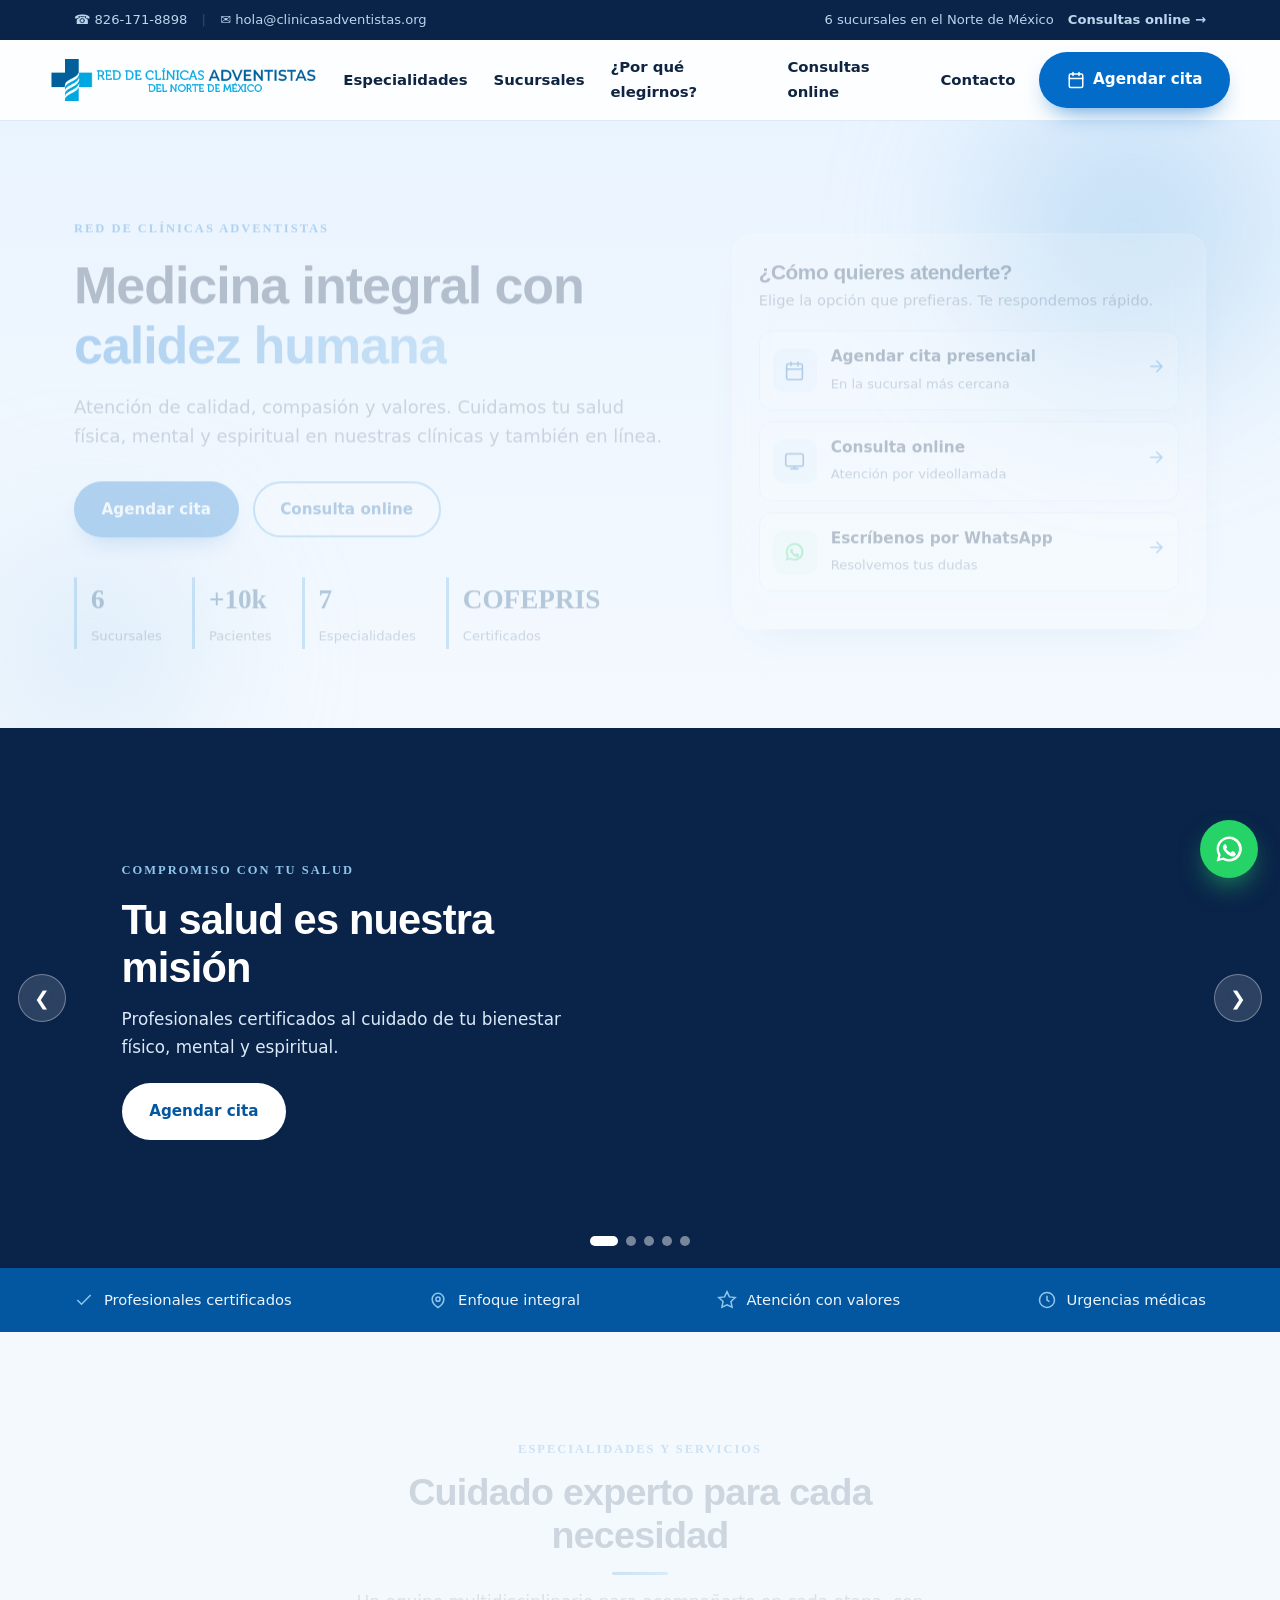
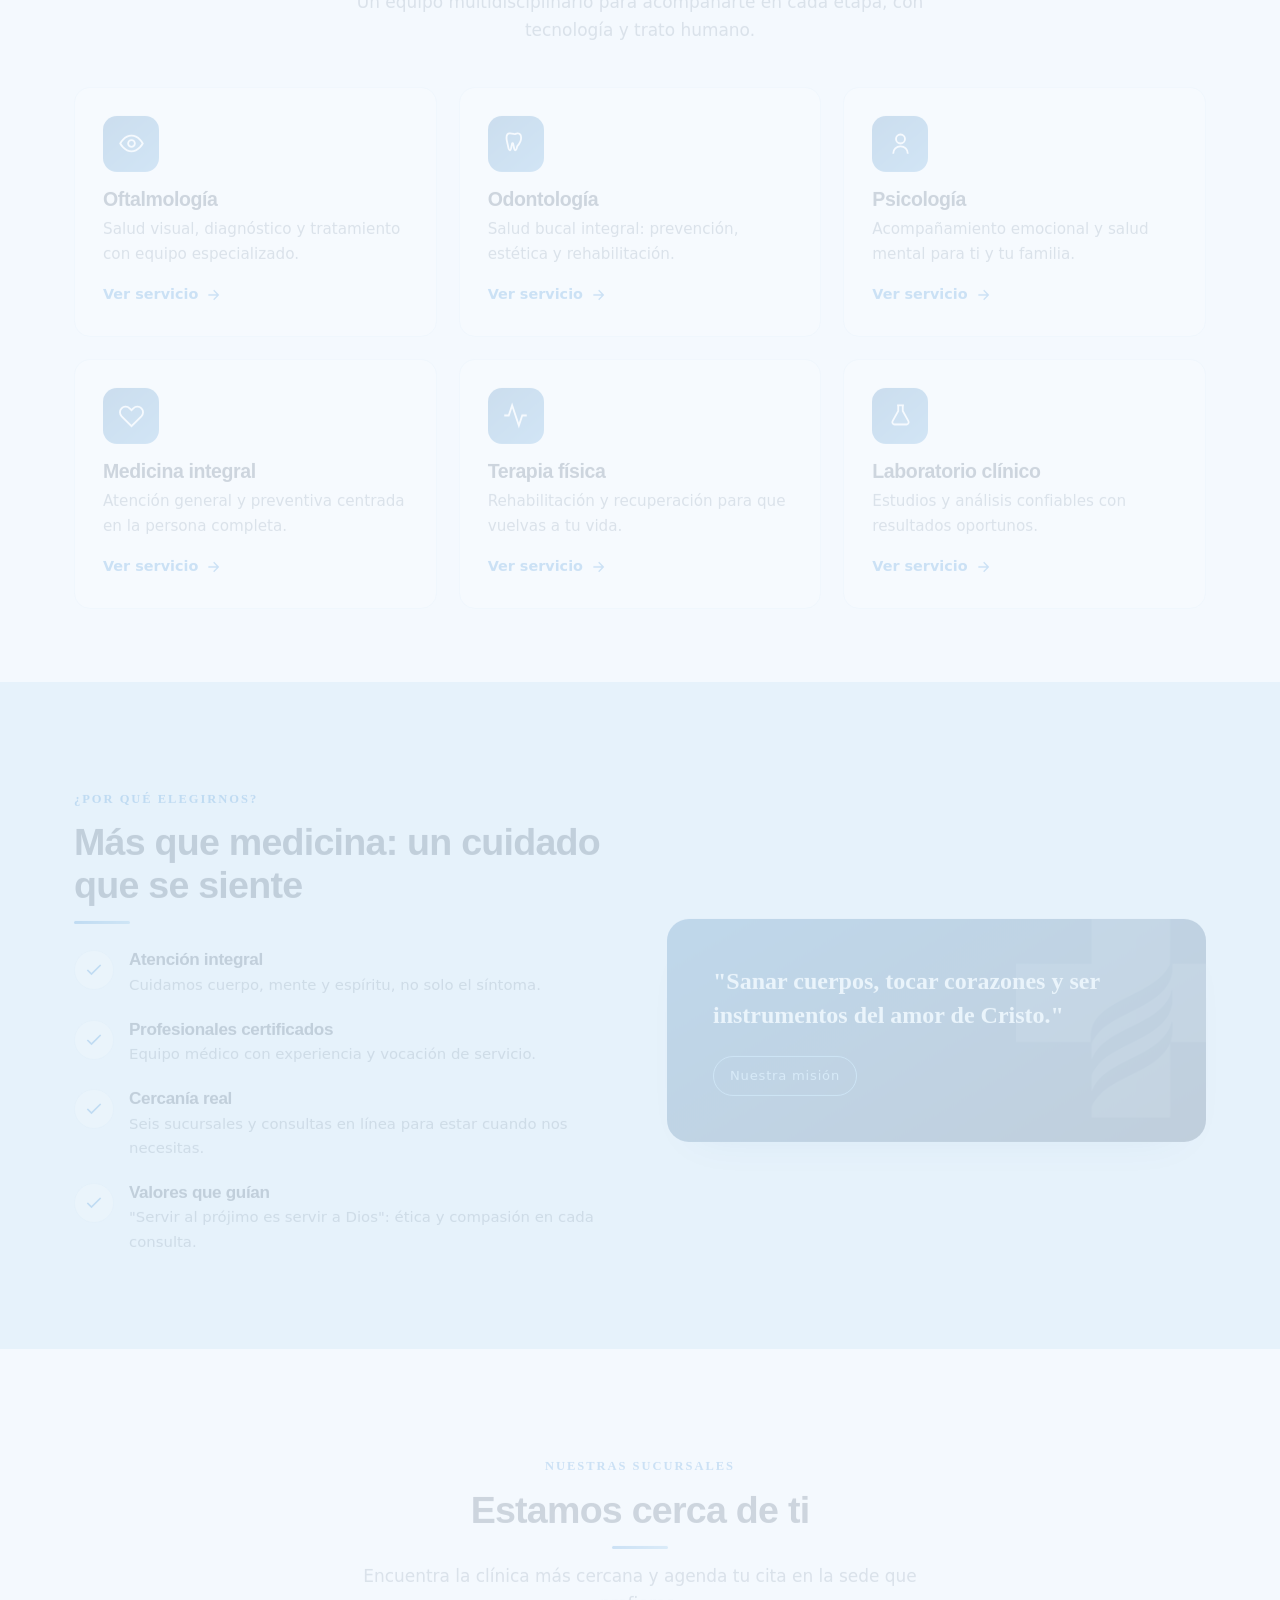
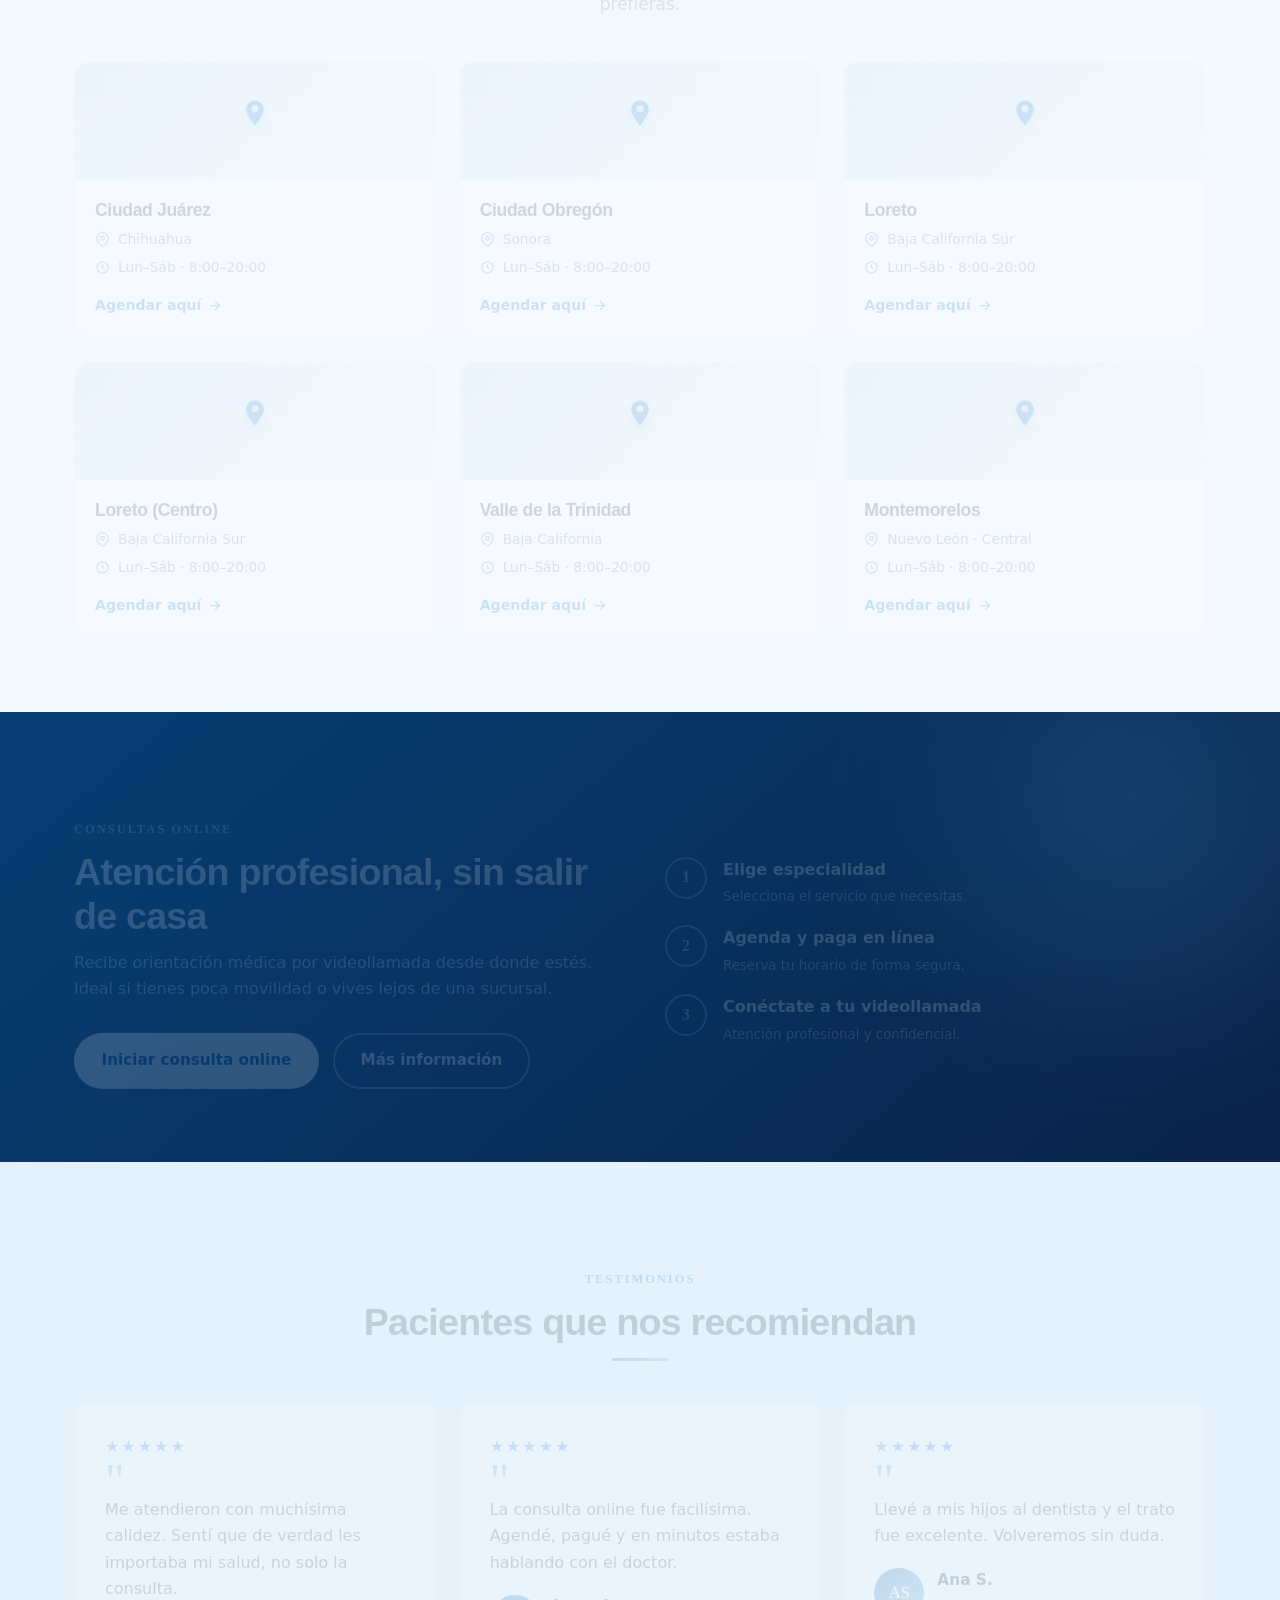
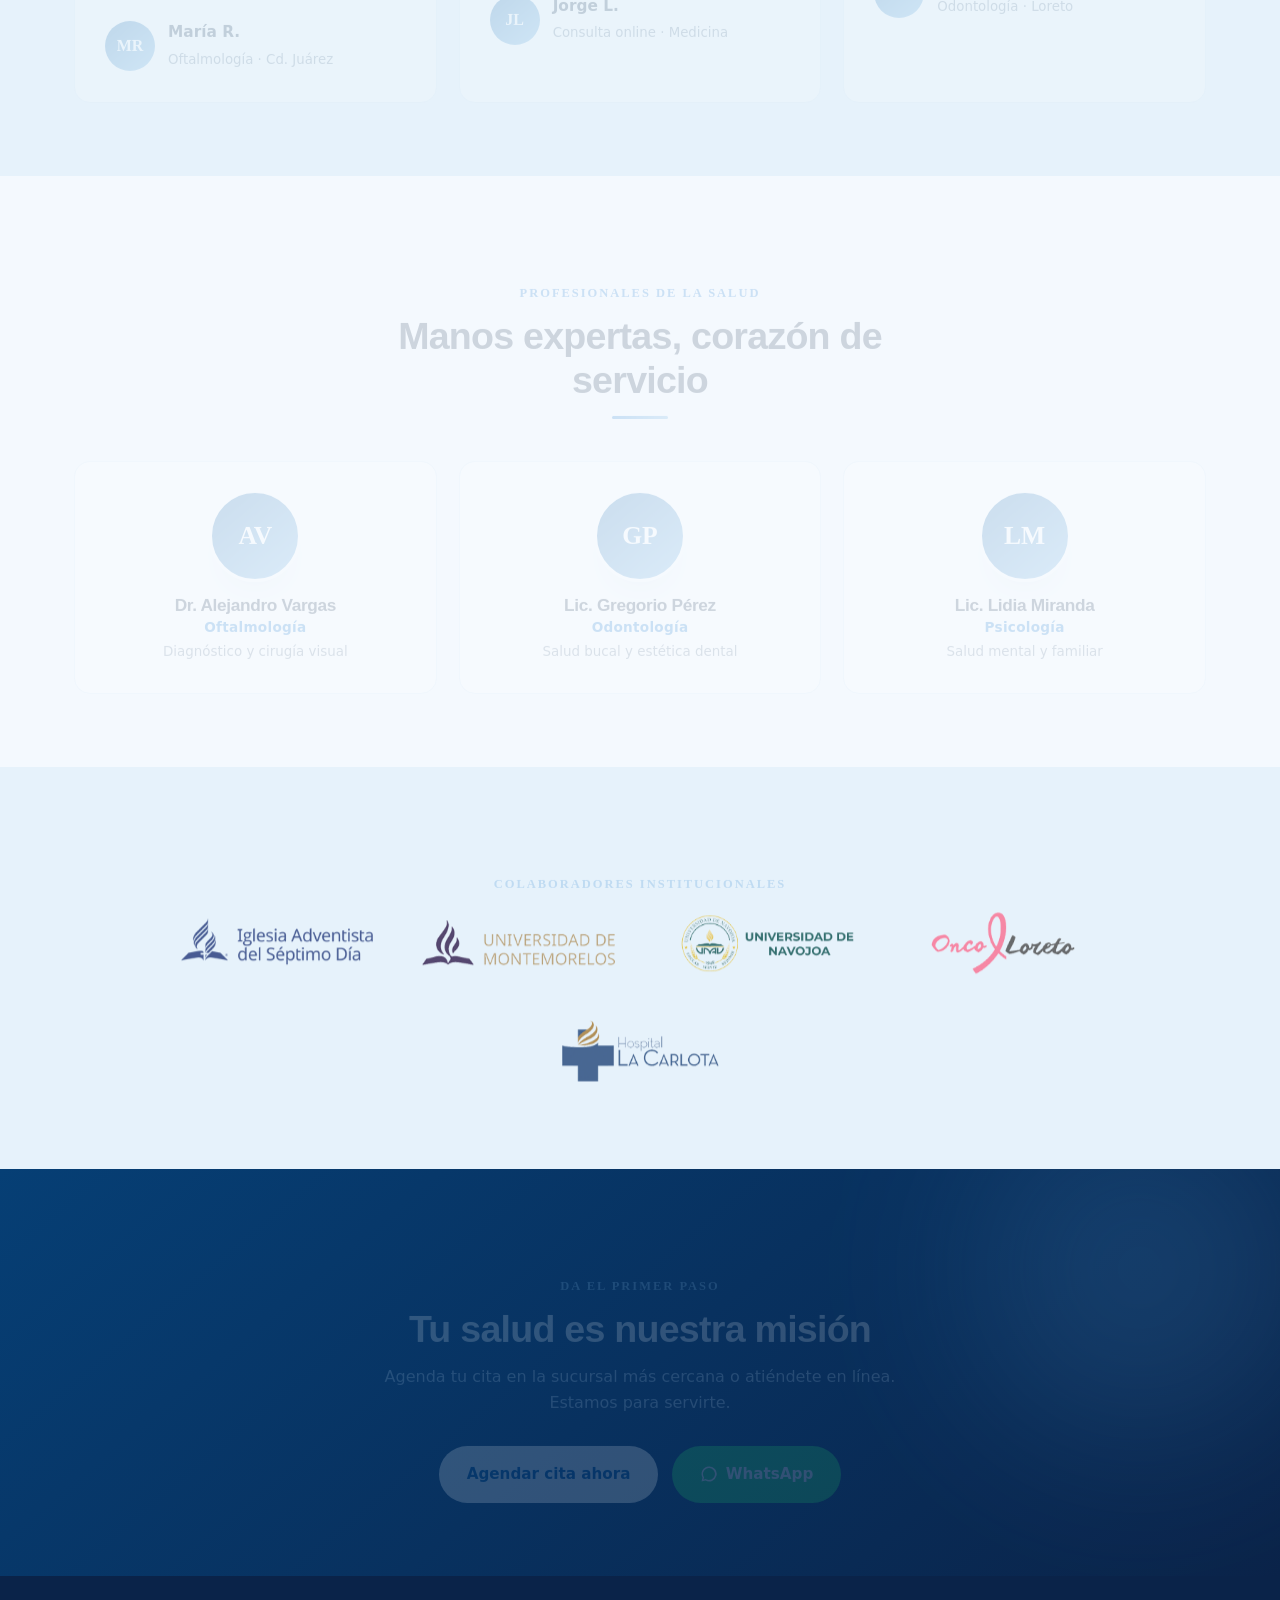
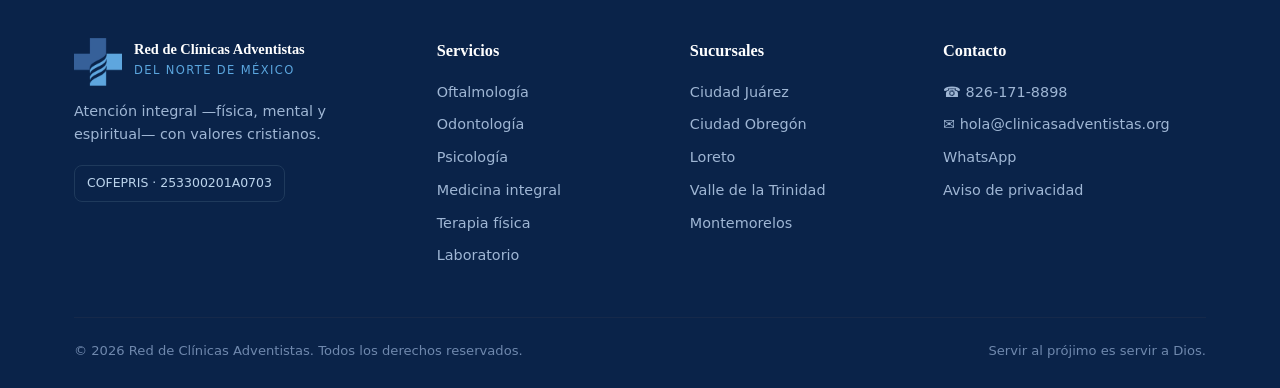
<file: index.html>
<!DOCTYPE html>
<html lang="es">
<head>
<meta charset="UTF-8">
<meta name="viewport" content="width=device-width, initial-scale=1">
<title>Propuesta de diseño · Red de Clínicas Adventistas</title>
<meta http-equiv="refresh" content="0; url=web/index.html">
<link rel="canonical" href="web/index.html">
<style>
 body{font-family:system-ui,-apple-system,sans-serif;background:#0E2B3B;color:#eaf2f5;
   display:grid;place-items:center;min-height:100vh;margin:0;text-align:center;padding:24px}
 a{display:inline-block;margin-top:18px;background:#B68A3E;color:#fff;padding:14px 28px;
   border-radius:999px;text-decoration:none;font-weight:600}
 a:hover{background:#9E7733}
</style>
</head>
<body>
<div>
  <p>Abriendo la propuesta de diseño…</p>
  <a href="web/index.html">Ver propuesta de diseño &rarr;</a>
</div>
</body>
</html>
</file>
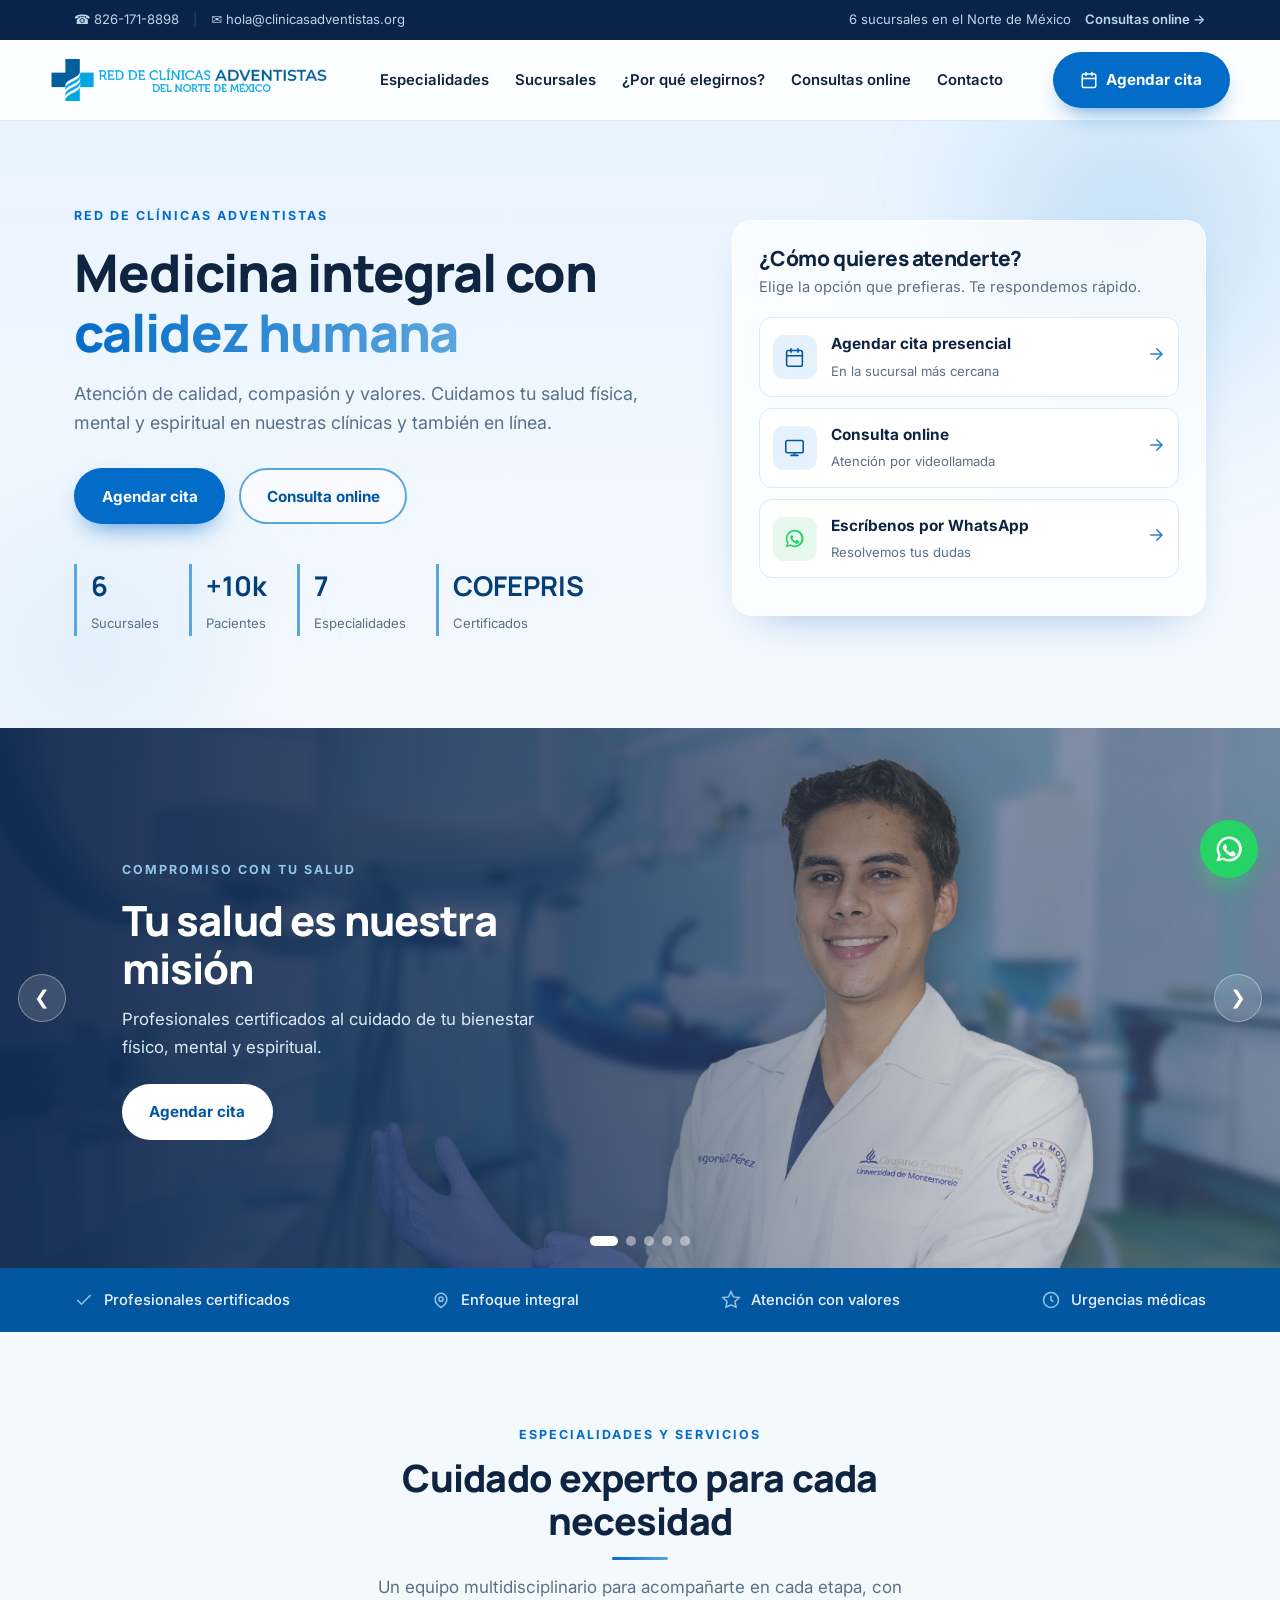
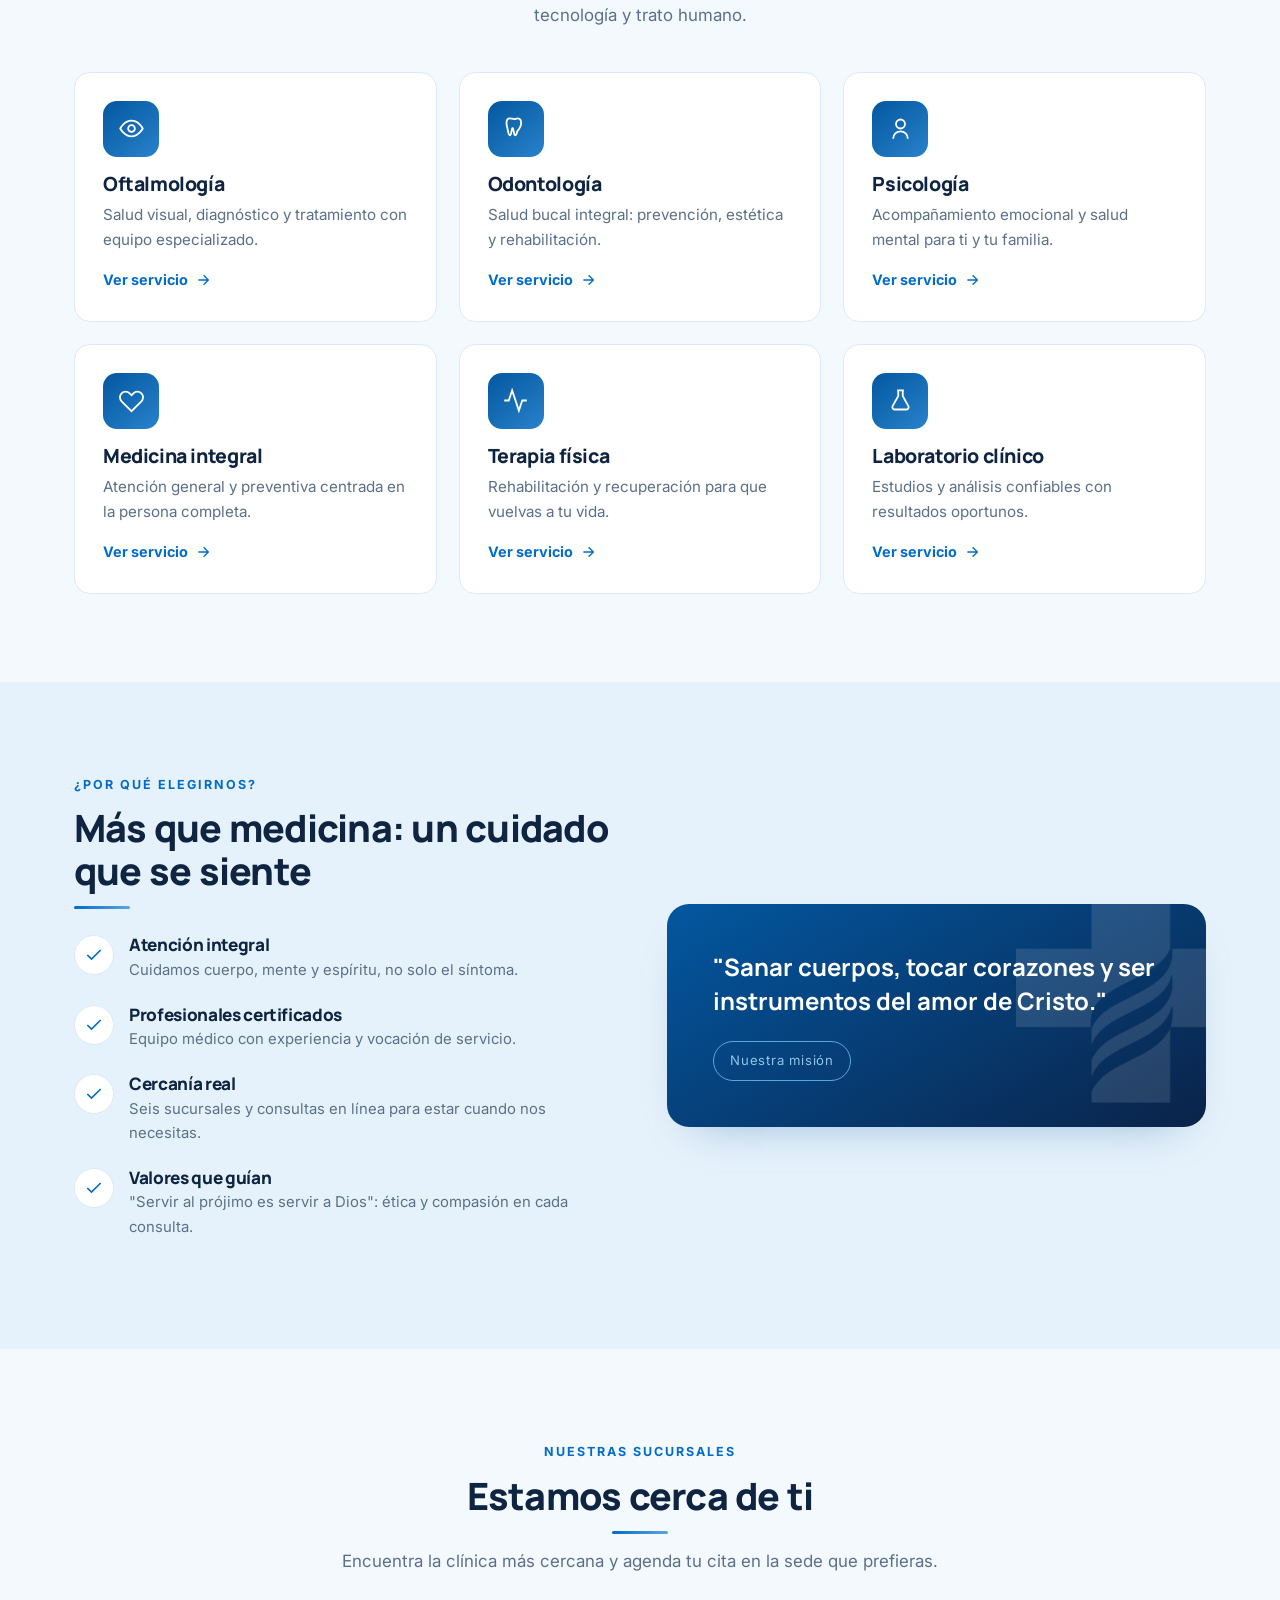
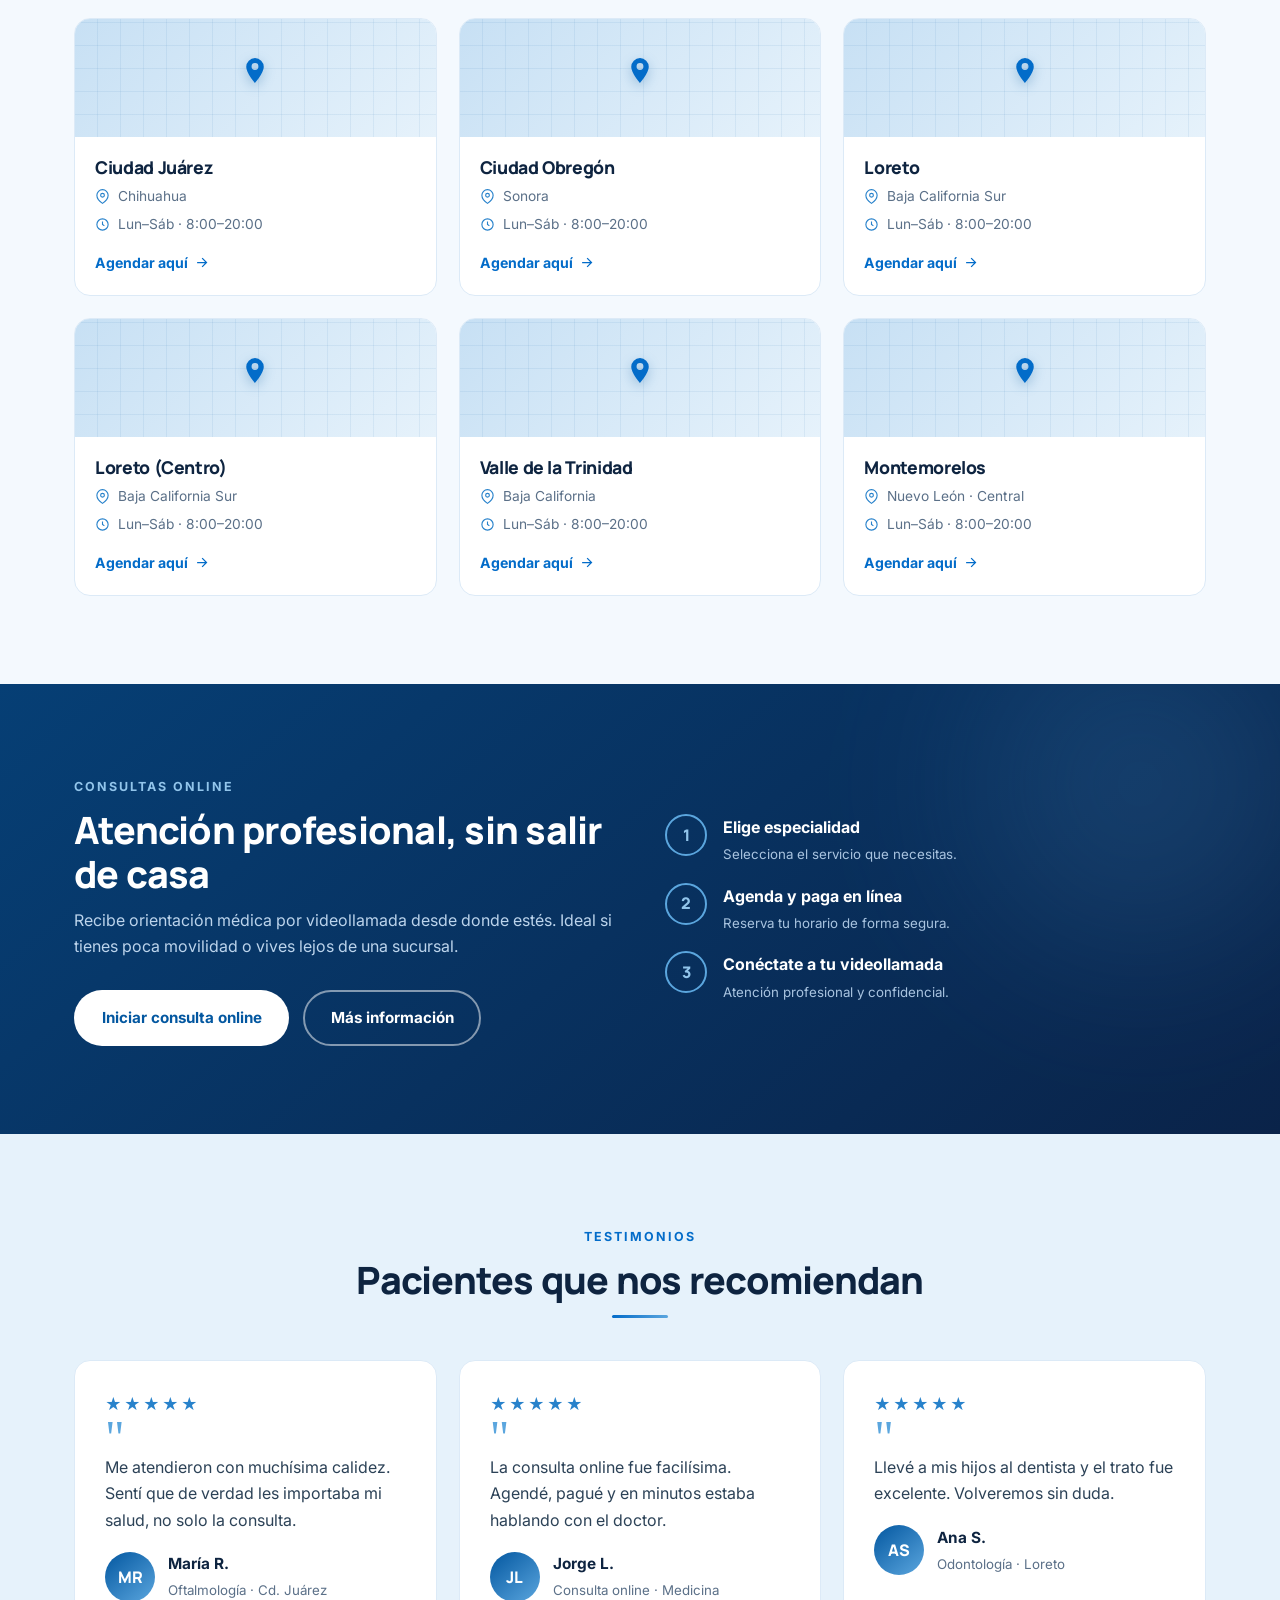
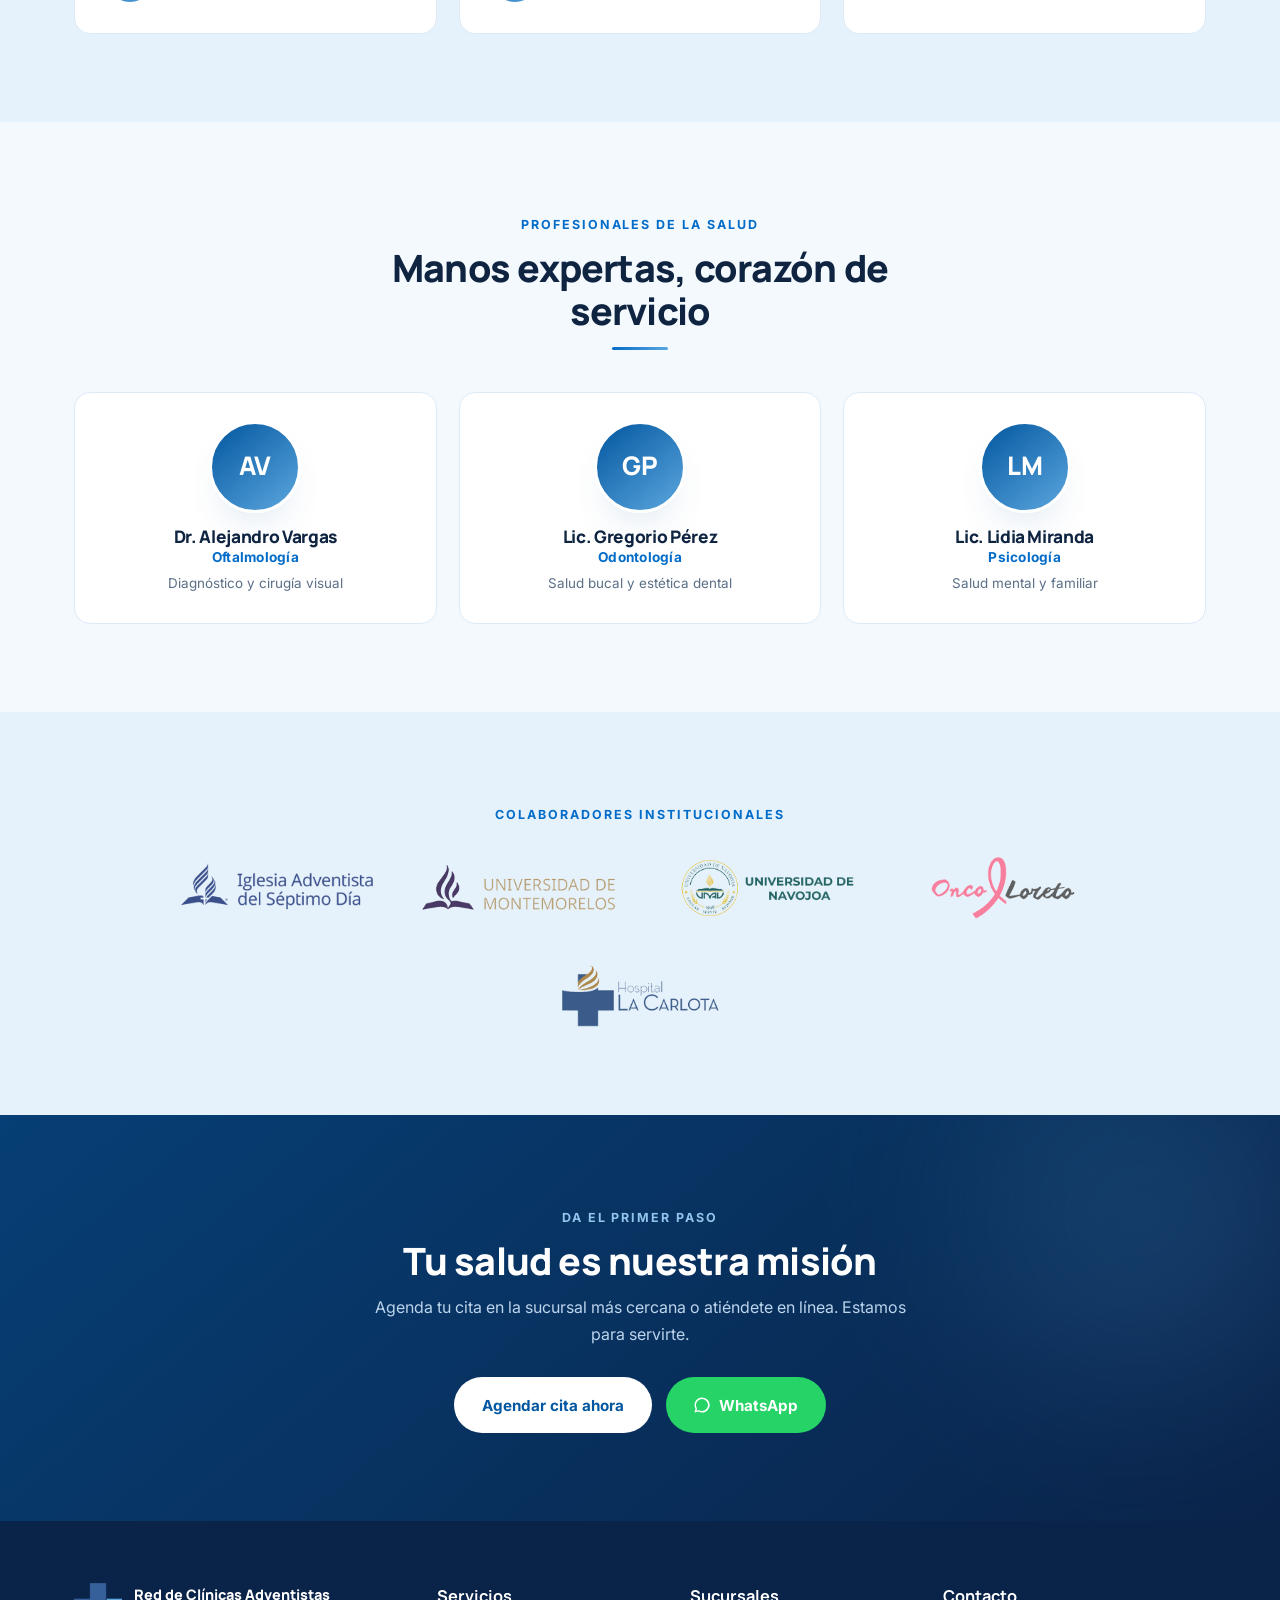
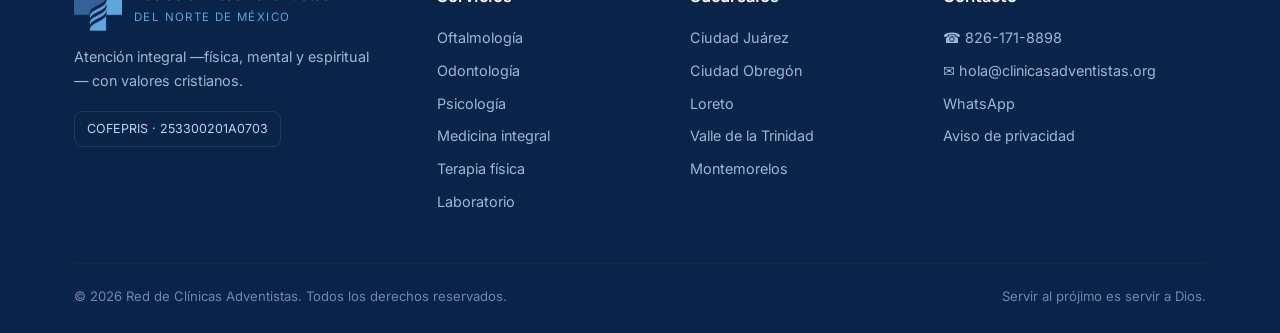
<file: web/index.html>
<!DOCTYPE html>
<html lang="es">
<head>
<meta charset="UTF-8">
<meta name="viewport" content="width=device-width, initial-scale=1.0">
<title>Red de Clínicas Adventistas — Tu salud es nuestra misión</title>
<meta name="description" content="Red de Clínicas Adventistas del Norte de México. Atención integral: oftalmología, odontología, psicología, medicina, terapia física y laboratorio. Agenda tu cita presencial o en línea.">
<link rel="icon" href="assets/img/logo-cruz.png">
<link rel="preconnect" href="https://fonts.googleapis.com">
<link rel="preconnect" href="https://fonts.gstatic.com" crossorigin>
<link href="https://fonts.googleapis.com/css2?family=Manrope:wght@500;600;700;800&family=Inter:wght@400;500;600;700&display=swap" rel="stylesheet">
<link rel="stylesheet" href="css/styles.css">
</head>
<body>

<!-- TOPBAR -->
<div class="topbar">
  <div class="wrap">
    <div class="left">
      <a href="tel:8261718898">☎ 826-171-8898</a>
      <span class="sep">|</span>
      <a href="mailto:hola@clinicasadventistas.org">✉ hola@clinicasadventistas.org</a>
    </div>
    <div class="right">
      <span class="hide-sm">6 sucursales en el Norte de México</span>
      <a href="#online" class="link-accent">Consultas online &rarr;</a>
    </div>
  </div>
</div>

<!-- HEADER -->
<header class="site">
  <div class="wrap nav-row">
    <a class="brand" href="#inicio">
      <img src="assets/img/logo.png" alt="Red de Clínicas Adventistas" class="logo-img">
    </a>

    <input type="checkbox" id="navt" class="nav-toggle" hidden>
    <label for="navt" class="hamburger" aria-label="Menú">
      <svg viewBox="0 0 24 24" fill="none" stroke="currentColor" stroke-width="2" stroke-linecap="round"><path d="M3 6h18M3 12h18M3 18h18"/></svg>
    </label>

    <nav class="nav">
      <a href="#especialidades">Especialidades</a>
      <a href="#sucursales">Sucursales</a>
      <a href="#porque">¿Por qué elegirnos?</a>
      <a href="#online">Consultas online</a>
      <a href="#contacto">Contacto</a>
      <a class="btn btn-primary nav-cta-mobile" href="#agendar">Agendar cita</a>
    </nav>

    <a class="btn btn-primary nav-cta" href="#agendar">
      <svg viewBox="0 0 24 24" fill="none" stroke="currentColor" stroke-width="2" stroke-linecap="round"><rect x="3" y="4" width="18" height="18" rx="2"/><path d="M16 2v4M8 2v4M3 10h18"/></svg>
      Agendar cita
    </a>
  </div>
</header>

<!-- HERO -->
<section class="hero" id="inicio">
  <span class="orb orb-1"></span><span class="orb orb-2"></span>
  <div class="wrap">
    <div class="hero-text reveal">
      <span class="eyebrow">Red de Clínicas Adventistas</span>
      <h1>Medicina integral con <span class="grad">calidez humana</span></h1>
      <p class="sub">Atención de calidad, compasión y valores. Cuidamos tu salud física, mental y espiritual en nuestras clínicas y también en línea.</p>
      <div class="hero-cta">
        <a class="btn btn-primary" href="#agendar">Agendar cita</a>
        <a class="btn btn-outline" href="#online">Consulta online</a>
      </div>
      <div class="hero-trust">
        <div><b>6</b><small>Sucursales</small></div>
        <div><b>+10k</b><small>Pacientes</small></div>
        <div><b>7</b><small>Especialidades</small></div>
        <div><b>COFEPRIS</b><small>Certificados</small></div>
      </div>
    </div>

    <div class="bookcard glass reveal">
      <h3>¿Cómo quieres atenderte?</h3>
      <p>Elige la opción que prefieras. Te respondemos rápido.</p>
      <a class="route" href="#agendar">
        <span class="ic"><svg viewBox="0 0 24 24" fill="none" stroke="currentColor" stroke-width="1.8" stroke-linecap="round"><rect x="3" y="4" width="18" height="18" rx="2"/><path d="M16 2v4M8 2v4M3 10h18"/></svg></span>
        <span class="rt"><b>Agendar cita presencial</b><small>En la sucursal más cercana</small></span>
        <span class="arrow"><svg viewBox="0 0 24 24" fill="none" stroke="currentColor" stroke-width="2" stroke-linecap="round"><path d="M5 12h14M13 5l7 7-7 7"/></svg></span>
      </a>
      <a class="route" href="#online">
        <span class="ic"><svg viewBox="0 0 24 24" fill="none" stroke="currentColor" stroke-width="1.8" stroke-linecap="round"><rect x="2" y="4" width="20" height="14" rx="2"/><path d="M8 21h8M12 18v3"/></svg></span>
        <span class="rt"><b>Consulta online</b><small>Atención por videollamada</small></span>
        <span class="arrow"><svg viewBox="0 0 24 24" fill="none" stroke="currentColor" stroke-width="2" stroke-linecap="round"><path d="M5 12h14M13 5l7 7-7 7"/></svg></span>
      </a>
      <a class="route" href="https://wa.me/528261718898" target="_blank" rel="noopener">
        <span class="ic whats"><svg viewBox="0 0 24 24" fill="currentColor"><path d="M12 2a10 10 0 0 0-8.6 15L2 22l5.2-1.4A10 10 0 1 0 12 2zm0 18a8 8 0 0 1-4.1-1.1l-.3-.2-3 .8.8-2.9-.2-.3A8 8 0 1 1 12 20zm4.4-5.6c-.2-.1-1.4-.7-1.6-.8s-.4-.1-.5.1-.6.8-.8 1-.3.2-.5.1a6.6 6.6 0 0 1-3.2-2.8c-.2-.4.2-.4.6-1.2.1-.2 0-.3 0-.5l-.7-1.7c-.2-.5-.4-.4-.5-.4h-.5a1 1 0 0 0-.7.3 3 3 0 0 0-.9 2.2 5.2 5.2 0 0 0 1.1 2.7 11.8 11.8 0 0 0 4.6 4c2.3.9 2.3.6 2.7.6a2.6 2.6 0 0 0 1.7-1.2 2.1 2.1 0 0 0 .1-1.2c0-.1-.2-.2-.4-.3z"/></svg></span>
        <span class="rt"><b>Escríbenos por WhatsApp</b><small>Resolvemos tus dudas</small></span>
        <span class="arrow"><svg viewBox="0 0 24 24" fill="none" stroke="currentColor" stroke-width="2" stroke-linecap="round"><path d="M5 12h14M13 5l7 7-7 7"/></svg></span>
      </a>
    </div>
  </div>
</section>

<!-- SLIDER -->
<section class="hero-slider" aria-label="Galería de la red de clínicas">
  <div class="hslider" id="hslider">
    <div class="hslide active" style="background-image:url('assets/img/slider/slider1.jpg')">
      <div class="hslide-caption">
        <span class="eyebrow light">Compromiso con tu salud</span>
        <h2>Tu salud es nuestra misión</h2>
        <p>Profesionales certificados al cuidado de tu bienestar físico, mental y espiritual.</p>
        <a class="btn btn-white" href="#agendar">Agendar cita</a>
      </div>
    </div>
    <div class="hslide" style="background-image:url('assets/img/slider/slider2.jpg')">
      <div class="hslide-caption">
        <span class="eyebrow light">Salud con principios cristianos</span>
        <h2>Tratamientos médicos de calidad</h2>
        <p>Ética, compasión y excelencia clínica en cada consulta.</p>
        <a class="btn btn-white" href="#especialidades">Ver especialidades</a>
      </div>
    </div>
    <div class="hslide" style="background-image:url('assets/img/slider/slider3.jpg')">
      <div class="hslide-caption">
        <span class="eyebrow light">Atención cercana</span>
        <h2>Tu bienestar es nuestra prioridad</h2>
        <p>Seis sucursales en el norte de México listas para atenderte.</p>
        <a class="btn btn-white" href="#sucursales">Ver sucursales</a>
      </div>
    </div>
    <div class="hslide" style="background-image:url('assets/img/slider/slider4.jpg')">
      <div class="hslide-caption">
        <span class="eyebrow light">Enfoque integral</span>
        <h2>Cuidamos tu salud y tu vida</h2>
        <p>Atendemos cuerpo, mente y espíritu — no solo el síntoma.</p>
        <a class="btn btn-white" href="#porque">¿Por qué elegirnos?</a>
      </div>
    </div>
    <div class="hslide" style="background-image:url('assets/img/slider/slider5.jpg')">
      <div class="hslide-caption">
        <span class="eyebrow light">Consultas online</span>
        <h2>Atención profesional, sin salir de casa</h2>
        <p>Videollamadas con médicos certificados, fácil y seguro.</p>
        <a class="btn btn-white" href="#online">Iniciar consulta online</a>
      </div>
    </div>
    <button class="hslide-arrow prev" aria-label="Anterior">&#10094;</button>
    <button class="hslide-arrow next" aria-label="Siguiente">&#10095;</button>
    <div class="hslide-dots" role="tablist" aria-label="Slides"></div>
  </div>
</section>

<!-- TRUST STRIP -->
<div class="strip">
  <div class="wrap">
    <div class="item"><svg viewBox="0 0 24 24" fill="none" stroke="currentColor" stroke-width="1.8"><path d="M20 6 9 17l-5-5"/></svg> Profesionales certificados</div>
    <div class="item"><svg viewBox="0 0 24 24" fill="none" stroke="currentColor" stroke-width="1.8"><path d="M12 21s-7-4.5-7-10a7 7 0 0 1 14 0c0 5.5-7 10-7 10z"/><circle cx="12" cy="11" r="2.5"/></svg> Enfoque integral</div>
    <div class="item"><svg viewBox="0 0 24 24" fill="none" stroke="currentColor" stroke-width="1.8"><path d="M12 2l2.9 6.3 6.9.8-5.1 4.7 1.4 6.8L12 17.8 5.9 20.6l1.4-6.8L2.2 9.1l6.9-.8z"/></svg> Atención con valores</div>
    <div class="item"><svg viewBox="0 0 24 24" fill="none" stroke="currentColor" stroke-width="1.8"><circle cx="12" cy="12" r="9"/><path d="M12 7v5l3 2"/></svg> Urgencias médicas</div>
  </div>
</div>

<!-- ESPECIALIDADES -->
<section class="section" id="especialidades">
  <div class="wrap">
    <div class="head center reveal">
      <span class="eyebrow">Especialidades y servicios</span>
      <h2>Cuidado experto para cada necesidad</h2>
      <div class="divider"></div>
      <p class="lead">Un equipo multidisciplinario para acompañarte en cada etapa, con tecnología y trato humano.</p>
    </div>
    <div class="grid g3 mt">
      <div class="card reveal"><div class="ic"><svg viewBox="0 0 24 24" fill="none" stroke="currentColor" stroke-width="1.6"><circle cx="12" cy="12" r="3"/><path d="M2 12s3.5-7 10-7 10 7 10 7-3.5 7-10 7-10-7-10-7z"/></svg></div><h3>Oftalmología</h3><p>Salud visual, diagnóstico y tratamiento con equipo especializado.</p><a class="more" href="#">Ver servicio <svg viewBox="0 0 24 24" fill="none" stroke="currentColor" stroke-width="2"><path d="M5 12h14M13 5l7 7-7 7"/></svg></a></div>
      <div class="card reveal"><div class="ic"><svg viewBox="0 0 24 24" fill="none" stroke="currentColor" stroke-width="1.6"><path d="M7 3c-2 0-3 1.6-3 4 0 2.5.8 4.5 1.4 7.5.3 1.6.6 3.5 1.6 3.5s1.1-1.8 1.4-3.4l.5-2.3c.2-.8.8-.8 1 0l.5 2.3c.3 1.6.5 3.4 1.5 3.4s1.3-1.9 1.6-3.5C16.2 11.5 17 9.5 17 7c0-2.4-1-4-3-4-1.3 0-2 .6-2.5.6S8.3 3 7 3z"/></svg></div><h3>Odontología</h3><p>Salud bucal integral: prevención, estética y rehabilitación.</p><a class="more" href="#">Ver servicio <svg viewBox="0 0 24 24" fill="none" stroke="currentColor" stroke-width="2"><path d="M5 12h14M13 5l7 7-7 7"/></svg></a></div>
      <div class="card reveal"><div class="ic"><svg viewBox="0 0 24 24" fill="none" stroke="currentColor" stroke-width="1.6"><circle cx="12" cy="8" r="4"/><path d="M5.5 21a6.5 6.5 0 0 1 13 0"/></svg></div><h3>Psicología</h3><p>Acompañamiento emocional y salud mental para ti y tu familia.</p><a class="more" href="#">Ver servicio <svg viewBox="0 0 24 24" fill="none" stroke="currentColor" stroke-width="2"><path d="M5 12h14M13 5l7 7-7 7"/></svg></a></div>
      <div class="card reveal"><div class="ic"><svg viewBox="0 0 24 24" fill="none" stroke="currentColor" stroke-width="1.6"><path d="M20.8 5.6a5 5 0 0 0-7.1 0L12 7.3l-1.7-1.7a5 5 0 1 0-7.1 7.1L12 21.5l8.8-8.8a5 5 0 0 0 0-7.1z"/></svg></div><h3>Medicina integral</h3><p>Atención general y preventiva centrada en la persona completa.</p><a class="more" href="#">Ver servicio <svg viewBox="0 0 24 24" fill="none" stroke="currentColor" stroke-width="2"><path d="M5 12h14M13 5l7 7-7 7"/></svg></a></div>
      <div class="card reveal"><div class="ic"><svg viewBox="0 0 24 24" fill="none" stroke="currentColor" stroke-width="1.6"><path d="M22 12h-4l-3 9L9 3l-3 9H2"/></svg></div><h3>Terapia física</h3><p>Rehabilitación y recuperación para que vuelvas a tu vida.</p><a class="more" href="#">Ver servicio <svg viewBox="0 0 24 24" fill="none" stroke="currentColor" stroke-width="2"><path d="M5 12h14M13 5l7 7-7 7"/></svg></a></div>
      <div class="card reveal"><div class="ic"><svg viewBox="0 0 24 24" fill="none" stroke="currentColor" stroke-width="1.6"><path d="M9 3h6M10 3v5l-5 9a2 2 0 0 0 1.8 3h10.4a2 2 0 0 0 1.8-3l-5-9V3"/></svg></div><h3>Laboratorio clínico</h3><p>Estudios y análisis confiables con resultados oportunos.</p><a class="more" href="#">Ver servicio <svg viewBox="0 0 24 24" fill="none" stroke="currentColor" stroke-width="2"><path d="M5 12h14M13 5l7 7-7 7"/></svg></a></div>
    </div>
  </div>
</section>

<!-- POR QUE ELEGIRNOS -->
<section class="section soft" id="porque">
  <div class="wrap why-grid">
    <div class="reveal">
      <span class="eyebrow">¿Por qué elegirnos?</span>
      <h2>Más que medicina: un cuidado que se siente</h2>
      <div class="divider"></div>
      <div class="features">
        <div class="feature"><span class="ck"><svg viewBox="0 0 24 24" fill="none" stroke="currentColor" stroke-width="2"><path d="M20 6 9 17l-5-5"/></svg></span><div><h4>Atención integral</h4><p>Cuidamos cuerpo, mente y espíritu, no solo el síntoma.</p></div></div>
        <div class="feature"><span class="ck"><svg viewBox="0 0 24 24" fill="none" stroke="currentColor" stroke-width="2"><path d="M20 6 9 17l-5-5"/></svg></span><div><h4>Profesionales certificados</h4><p>Equipo médico con experiencia y vocación de servicio.</p></div></div>
        <div class="feature"><span class="ck"><svg viewBox="0 0 24 24" fill="none" stroke="currentColor" stroke-width="2"><path d="M20 6 9 17l-5-5"/></svg></span><div><h4>Cercanía real</h4><p>Seis sucursales y consultas en línea para estar cuando nos necesitas.</p></div></div>
        <div class="feature"><span class="ck"><svg viewBox="0 0 24 24" fill="none" stroke="currentColor" stroke-width="2"><path d="M20 6 9 17l-5-5"/></svg></span><div><h4>Valores que guían</h4><p>"Servir al prójimo es servir a Dios": ética y compasión en cada consulta.</p></div></div>
      </div>
    </div>
    <div class="why-visual reveal">
      <img src="assets/img/logo-cruz.png" alt="" class="why-mark" aria-hidden="true">
      <div class="q">"Sanar cuerpos, tocar corazones y ser instrumentos del amor de Cristo."</div>
      <span class="badge">Nuestra misión</span>
    </div>
  </div>
</section>

<!-- SUCURSALES -->
<section class="section" id="sucursales">
  <div class="wrap">
    <div class="head center reveal">
      <span class="eyebrow">Nuestras sucursales</span>
      <h2>Estamos cerca de ti</h2>
      <div class="divider"></div>
      <p class="lead">Encuentra la clínica más cercana y agenda tu cita en la sede que prefieras.</p>
    </div>
    <div class="grid g3 mt">
      <div class="branch reveal"><div class="map"><span class="pin"><svg viewBox="0 0 24 24" fill="currentColor"><path d="M12 2a7 7 0 0 0-7 7c0 5 7 13 7 13s7-8 7-13a7 7 0 0 0-7-7zm0 9.5A2.5 2.5 0 1 1 12 6a2.5 2.5 0 0 1 0 5.5z"/></svg></span></div><div class="body"><h4>Ciudad Juárez</h4><div class="meta"><svg viewBox="0 0 24 24" fill="none" stroke="currentColor" stroke-width="1.8"><path d="M21 10c0 7-9 13-9 13s-9-6-9-13a9 9 0 0 1 18 0z"/><circle cx="12" cy="10" r="3"/></svg> Chihuahua</div><div class="meta"><svg viewBox="0 0 24 24" fill="none" stroke="currentColor" stroke-width="1.8"><circle cx="12" cy="12" r="9"/><path d="M12 7v5l3 2"/></svg> Lun–Sáb · 8:00–20:00</div><a class="cta" href="#agendar">Agendar aquí <svg viewBox="0 0 24 24" fill="none" stroke="currentColor" stroke-width="2"><path d="M5 12h14M13 5l7 7-7 7"/></svg></a></div></div>
      <div class="branch reveal"><div class="map"><span class="pin"><svg viewBox="0 0 24 24" fill="currentColor"><path d="M12 2a7 7 0 0 0-7 7c0 5 7 13 7 13s7-8 7-13a7 7 0 0 0-7-7zm0 9.5A2.5 2.5 0 1 1 12 6a2.5 2.5 0 0 1 0 5.5z"/></svg></span></div><div class="body"><h4>Ciudad Obregón</h4><div class="meta"><svg viewBox="0 0 24 24" fill="none" stroke="currentColor" stroke-width="1.8"><path d="M21 10c0 7-9 13-9 13s-9-6-9-13a9 9 0 0 1 18 0z"/><circle cx="12" cy="10" r="3"/></svg> Sonora</div><div class="meta"><svg viewBox="0 0 24 24" fill="none" stroke="currentColor" stroke-width="1.8"><circle cx="12" cy="12" r="9"/><path d="M12 7v5l3 2"/></svg> Lun–Sáb · 8:00–20:00</div><a class="cta" href="#agendar">Agendar aquí <svg viewBox="0 0 24 24" fill="none" stroke="currentColor" stroke-width="2"><path d="M5 12h14M13 5l7 7-7 7"/></svg></a></div></div>
      <div class="branch reveal"><div class="map"><span class="pin"><svg viewBox="0 0 24 24" fill="currentColor"><path d="M12 2a7 7 0 0 0-7 7c0 5 7 13 7 13s7-8 7-13a7 7 0 0 0-7-7zm0 9.5A2.5 2.5 0 1 1 12 6a2.5 2.5 0 0 1 0 5.5z"/></svg></span></div><div class="body"><h4>Loreto</h4><div class="meta"><svg viewBox="0 0 24 24" fill="none" stroke="currentColor" stroke-width="1.8"><path d="M21 10c0 7-9 13-9 13s-9-6-9-13a9 9 0 0 1 18 0z"/><circle cx="12" cy="10" r="3"/></svg> Baja California Sur</div><div class="meta"><svg viewBox="0 0 24 24" fill="none" stroke="currentColor" stroke-width="1.8"><circle cx="12" cy="12" r="9"/><path d="M12 7v5l3 2"/></svg> Lun–Sáb · 8:00–20:00</div><a class="cta" href="#agendar">Agendar aquí <svg viewBox="0 0 24 24" fill="none" stroke="currentColor" stroke-width="2"><path d="M5 12h14M13 5l7 7-7 7"/></svg></a></div></div>
      <div class="branch reveal"><div class="map"><span class="pin"><svg viewBox="0 0 24 24" fill="currentColor"><path d="M12 2a7 7 0 0 0-7 7c0 5 7 13 7 13s7-8 7-13a7 7 0 0 0-7-7zm0 9.5A2.5 2.5 0 1 1 12 6a2.5 2.5 0 0 1 0 5.5z"/></svg></span></div><div class="body"><h4>Loreto (Centro)</h4><div class="meta"><svg viewBox="0 0 24 24" fill="none" stroke="currentColor" stroke-width="1.8"><path d="M21 10c0 7-9 13-9 13s-9-6-9-13a9 9 0 0 1 18 0z"/><circle cx="12" cy="10" r="3"/></svg> Baja California Sur</div><div class="meta"><svg viewBox="0 0 24 24" fill="none" stroke="currentColor" stroke-width="1.8"><circle cx="12" cy="12" r="9"/><path d="M12 7v5l3 2"/></svg> Lun–Sáb · 8:00–20:00</div><a class="cta" href="#agendar">Agendar aquí <svg viewBox="0 0 24 24" fill="none" stroke="currentColor" stroke-width="2"><path d="M5 12h14M13 5l7 7-7 7"/></svg></a></div></div>
      <div class="branch reveal"><div class="map"><span class="pin"><svg viewBox="0 0 24 24" fill="currentColor"><path d="M12 2a7 7 0 0 0-7 7c0 5 7 13 7 13s7-8 7-13a7 7 0 0 0-7-7zm0 9.5A2.5 2.5 0 1 1 12 6a2.5 2.5 0 0 1 0 5.5z"/></svg></span></div><div class="body"><h4>Valle de la Trinidad</h4><div class="meta"><svg viewBox="0 0 24 24" fill="none" stroke="currentColor" stroke-width="1.8"><path d="M21 10c0 7-9 13-9 13s-9-6-9-13a9 9 0 0 1 18 0z"/><circle cx="12" cy="10" r="3"/></svg> Baja California</div><div class="meta"><svg viewBox="0 0 24 24" fill="none" stroke="currentColor" stroke-width="1.8"><circle cx="12" cy="12" r="9"/><path d="M12 7v5l3 2"/></svg> Lun–Sáb · 8:00–20:00</div><a class="cta" href="#agendar">Agendar aquí <svg viewBox="0 0 24 24" fill="none" stroke="currentColor" stroke-width="2"><path d="M5 12h14M13 5l7 7-7 7"/></svg></a></div></div>
      <div class="branch reveal"><div class="map"><span class="pin"><svg viewBox="0 0 24 24" fill="currentColor"><path d="M12 2a7 7 0 0 0-7 7c0 5 7 13 7 13s7-8 7-13a7 7 0 0 0-7-7zm0 9.5A2.5 2.5 0 1 1 12 6a2.5 2.5 0 0 1 0 5.5z"/></svg></span></div><div class="body"><h4>Montemorelos</h4><div class="meta"><svg viewBox="0 0 24 24" fill="none" stroke="currentColor" stroke-width="1.8"><path d="M21 10c0 7-9 13-9 13s-9-6-9-13a9 9 0 0 1 18 0z"/><circle cx="12" cy="10" r="3"/></svg> Nuevo León · Central</div><div class="meta"><svg viewBox="0 0 24 24" fill="none" stroke="currentColor" stroke-width="1.8"><circle cx="12" cy="12" r="9"/><path d="M12 7v5l3 2"/></svg> Lun–Sáb · 8:00–20:00</div><a class="cta" href="#agendar">Agendar aquí <svg viewBox="0 0 24 24" fill="none" stroke="currentColor" stroke-width="2"><path d="M5 12h14M13 5l7 7-7 7"/></svg></a></div></div>
    </div>
  </div>
</section>

<!-- CONSULTAS ONLINE -->
<section class="section dark" id="online">
  <span class="orb orb-d"></span>
  <div class="wrap online-grid">
    <div class="reveal">
      <span class="eyebrow light">Consultas online</span>
      <h2>Atención profesional, sin salir de casa</h2>
      <p class="muted-light">Recibe orientación médica por videollamada desde donde estés. Ideal si tienes poca movilidad o vives lejos de una sucursal.</p>
      <div class="hero-cta">
        <a class="btn btn-white" href="#">Iniciar consulta online</a>
        <a class="btn btn-light-outline" href="#contacto">Más información</a>
      </div>
    </div>
    <div class="steps reveal">
      <div class="step"><span class="n">1</span><div><b>Elige especialidad</b><small>Selecciona el servicio que necesitas.</small></div></div>
      <div class="step"><span class="n">2</span><div><b>Agenda y paga en línea</b><small>Reserva tu horario de forma segura.</small></div></div>
      <div class="step"><span class="n">3</span><div><b>Conéctate a tu videollamada</b><small>Atención profesional y confidencial.</small></div></div>
    </div>
  </div>
</section>

<!-- TESTIMONIOS -->
<section class="section soft" id="testimonios">
  <div class="wrap">
    <div class="head center reveal">
      <span class="eyebrow">Testimonios</span>
      <h2>Pacientes que nos recomiendan</h2>
      <div class="divider"></div>
    </div>
    <div class="grid g3 mt">
      <div class="tcard reveal"><div class="stars">★★★★★</div><div class="quote">"</div><p>Me atendieron con muchísima calidez. Sentí que de verdad les importaba mi salud, no solo la consulta.</p><div class="tperson"><span class="avatar">MR</span><div><b>María R.</b><small>Oftalmología · Cd. Juárez</small></div></div></div>
      <div class="tcard reveal"><div class="stars">★★★★★</div><div class="quote">"</div><p>La consulta online fue facilísima. Agendé, pagué y en minutos estaba hablando con el doctor.</p><div class="tperson"><span class="avatar">JL</span><div><b>Jorge L.</b><small>Consulta online · Medicina</small></div></div></div>
      <div class="tcard reveal"><div class="stars">★★★★★</div><div class="quote">"</div><p>Llevé a mis hijos al dentista y el trato fue excelente. Volveremos sin duda.</p><div class="tperson"><span class="avatar">AS</span><div><b>Ana S.</b><small>Odontología · Loreto</small></div></div></div>
    </div>
  </div>
</section>

<!-- PROFESIONALES -->
<section class="section" id="profesionales">
  <div class="wrap">
    <div class="head center reveal">
      <span class="eyebrow">Profesionales de la salud</span>
      <h2>Manos expertas, corazón de servicio</h2>
      <div class="divider"></div>
    </div>
    <div class="grid g3 mt">
      <div class="card pro reveal"><span class="avatar lg">AV</span><h4>Dr. Alejandro Vargas</h4><div class="spec">Oftalmología</div><small>Diagnóstico y cirugía visual</small></div>
      <div class="card pro reveal"><span class="avatar lg">GP</span><h4>Lic. Gregorio Pérez</h4><div class="spec">Odontología</div><small>Salud bucal y estética dental</small></div>
      <div class="card pro reveal"><span class="avatar lg">LM</span><h4>Lic. Lidia Miranda</h4><div class="spec">Psicología</div><small>Salud mental y familiar</small></div>
    </div>
  </div>
</section>

<!-- COLABORADORES -->
<section class="section soft" id="colaboradores">
  <div class="wrap center">
    <span class="eyebrow reveal">Colaboradores institucionales</span>
    <div class="partners reveal">
      <img src="assets/img/partners/iasd.webp" alt="Iglesia Adventista del Séptimo Día">
      <img src="assets/img/partners/um.webp" alt="Universidad de Montemorelos">
      <img src="assets/img/partners/unav.webp" alt="UNAV">
      <img src="assets/img/partners/concoloreto.webp" alt="Colaborador institucional">
      <img src="assets/img/partners/lacarlota.webp" alt="Hospital La Carlota">
    </div>
  </div>
</section>

<!-- FINAL CTA -->
<section class="section dark finalcta" id="agendar">
  <span class="orb orb-d"></span>
  <div class="wrap center reveal">
    <span class="eyebrow light">Da el primer paso</span>
    <h2>Tu salud es nuestra misión</h2>
    <p class="muted-light center-narrow">Agenda tu cita en la sucursal más cercana o atiéndete en línea. Estamos para servirte.</p>
    <div class="hero-cta center-cta">
      <a class="btn btn-white" href="#">Agendar cita ahora</a>
      <a class="btn btn-whats" href="https://wa.me/528261718898" target="_blank" rel="noopener">
        <svg viewBox="0 0 24 24" fill="currentColor"><path d="M12 2a10 10 0 0 0-8.6 15L2 22l5.2-1.4A10 10 0 1 0 12 2zm0 18a8 8 0 0 1-4.1-1.1l-.3-.2-3 .8.8-2.9-.2-.3A8 8 0 1 1 12 20z"/></svg>
        WhatsApp
      </a>
    </div>
  </div>
</section>

<!-- FOOTER -->
<footer class="site" id="contacto">
  <div class="wrap">
    <div class="fgrid">
      <div>
        <div class="fbrand"><img src="assets/img/logo-cruz.png" alt=""><div><b>Red de Clínicas Adventistas</b><span>Del Norte de México</span></div></div>
        <p class="fabout">Atención integral —física, mental y espiritual— con valores cristianos.</p>
        <span class="fcofe">COFEPRIS · 253300201A0703</span>
      </div>
      <div>
        <h5>Servicios</h5>
        <a href="#">Oftalmología</a><a href="#">Odontología</a><a href="#">Psicología</a>
        <a href="#">Medicina integral</a><a href="#">Terapia física</a><a href="#">Laboratorio</a>
      </div>
      <div>
        <h5>Sucursales</h5>
        <a href="#">Ciudad Juárez</a><a href="#">Ciudad Obregón</a><a href="#">Loreto</a>
        <a href="#">Valle de la Trinidad</a><a href="#">Montemorelos</a>
      </div>
      <div>
        <h5>Contacto</h5>
        <a href="tel:8261718898">☎ 826-171-8898</a>
        <a href="mailto:hola@clinicasadventistas.org">✉ hola@clinicasadventistas.org</a>
        <a href="https://wa.me/528261718898" target="_blank" rel="noopener">WhatsApp</a>
        <a href="#">Aviso de privacidad</a>
      </div>
    </div>
    <div class="fbottom">
      <span>© 2026 Red de Clínicas Adventistas. Todos los derechos reservados.</span>
      <span>Servir al prójimo es servir a Dios.</span>
    </div>
  </div>
</footer>

<a class="fab" href="https://wa.me/528261718898" target="_blank" rel="noopener" aria-label="WhatsApp">
  <svg viewBox="0 0 24 24" fill="currentColor"><path d="M12 2a10 10 0 0 0-8.6 15L2 22l5.2-1.4A10 10 0 1 0 12 2zm0 18a8 8 0 0 1-4.1-1.1l-.3-.2-3 .8.8-2.9-.2-.3A8 8 0 1 1 12 20zm4.4-5.6c-.2-.1-1.4-.7-1.6-.8s-.4-.1-.5.1-.6.8-.8 1-.3.2-.5.1a6.6 6.6 0 0 1-3.2-2.8c-.2-.4.2-.4.6-1.2.1-.2 0-.3 0-.5l-.7-1.7c-.2-.5-.4-.4-.5-.4h-.5a1 1 0 0 0-.7.3 3 3 0 0 0-.9 2.2 5.2 5.2 0 0 0 1.1 2.7 11.8 11.8 0 0 0 4.6 4c2.3.9 2.3.6 2.7.6a2.6 2.6 0 0 0 1.7-1.2 2.1 2.1 0 0 0 .1-1.2c0-.1-.2-.2-.4-.3z"/></svg>
</a>

<script src="js/main.js" defer></script>
</body>
</html>
</file>
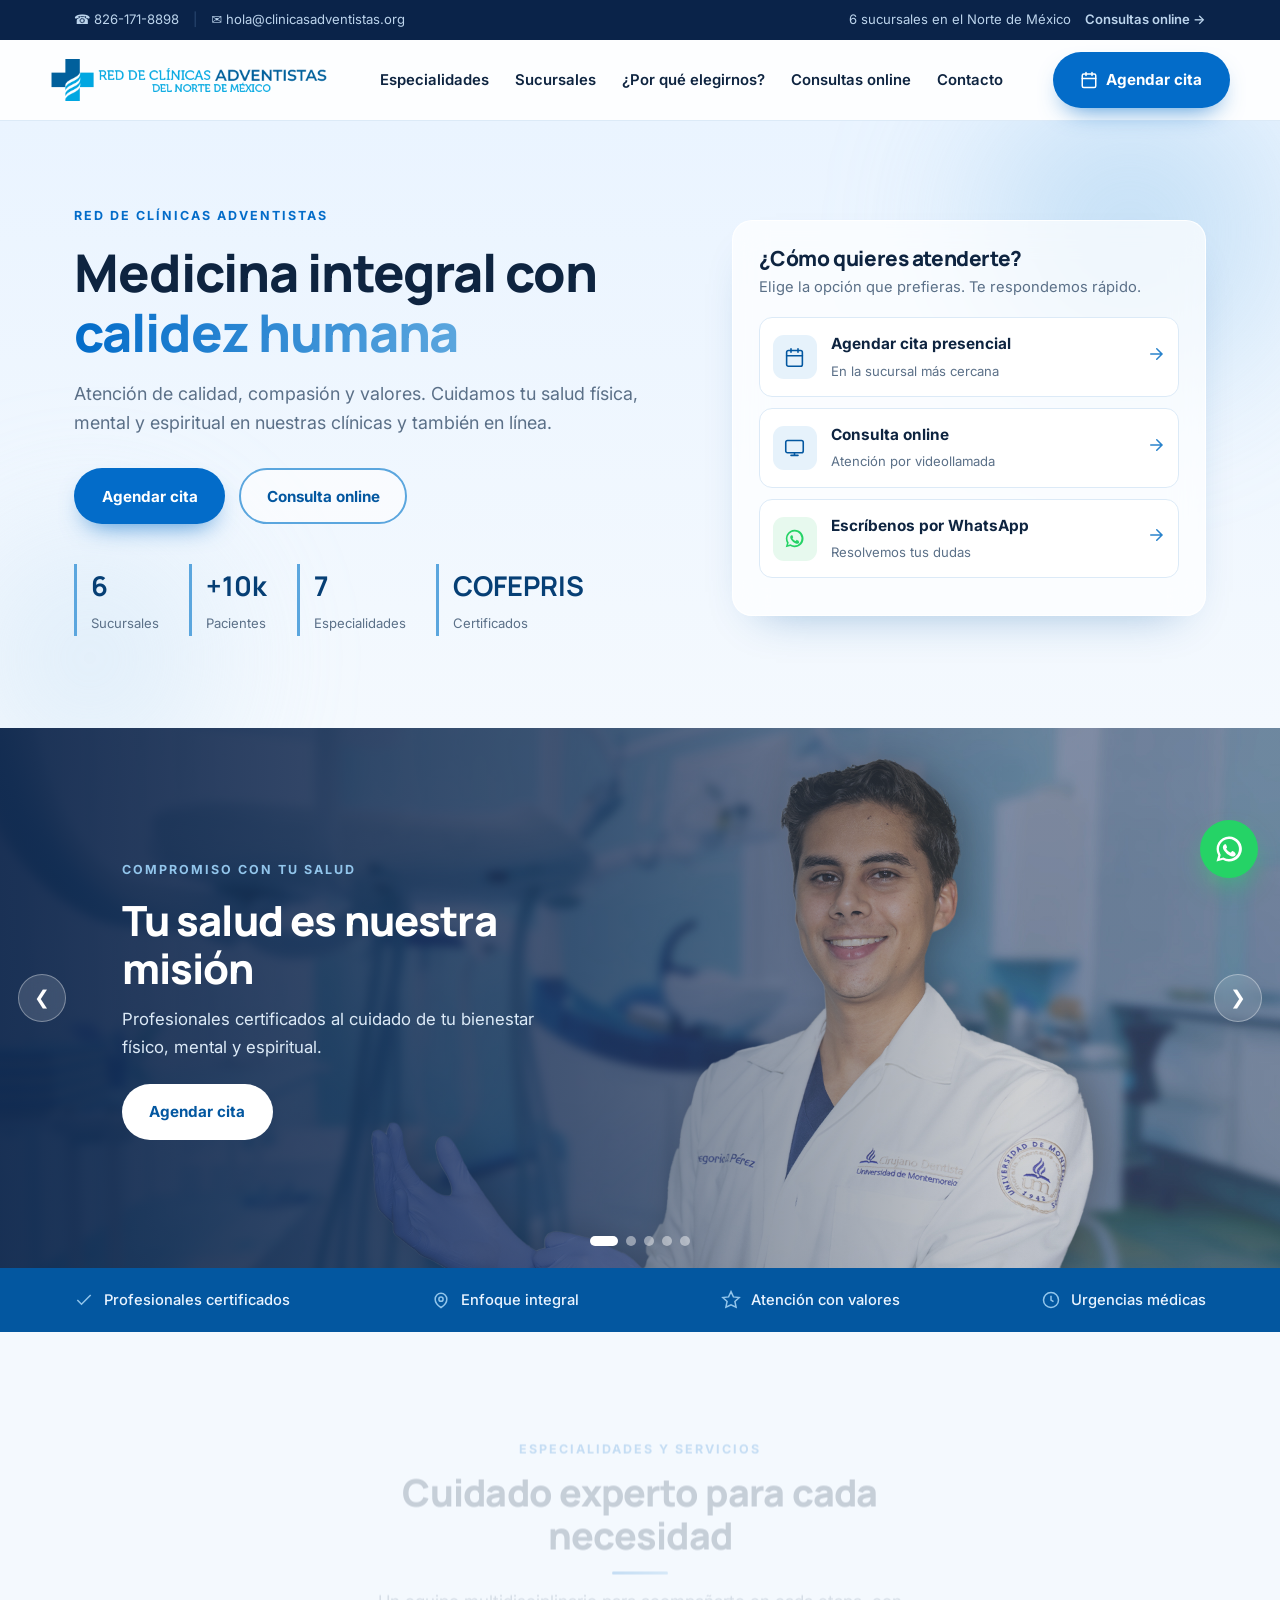
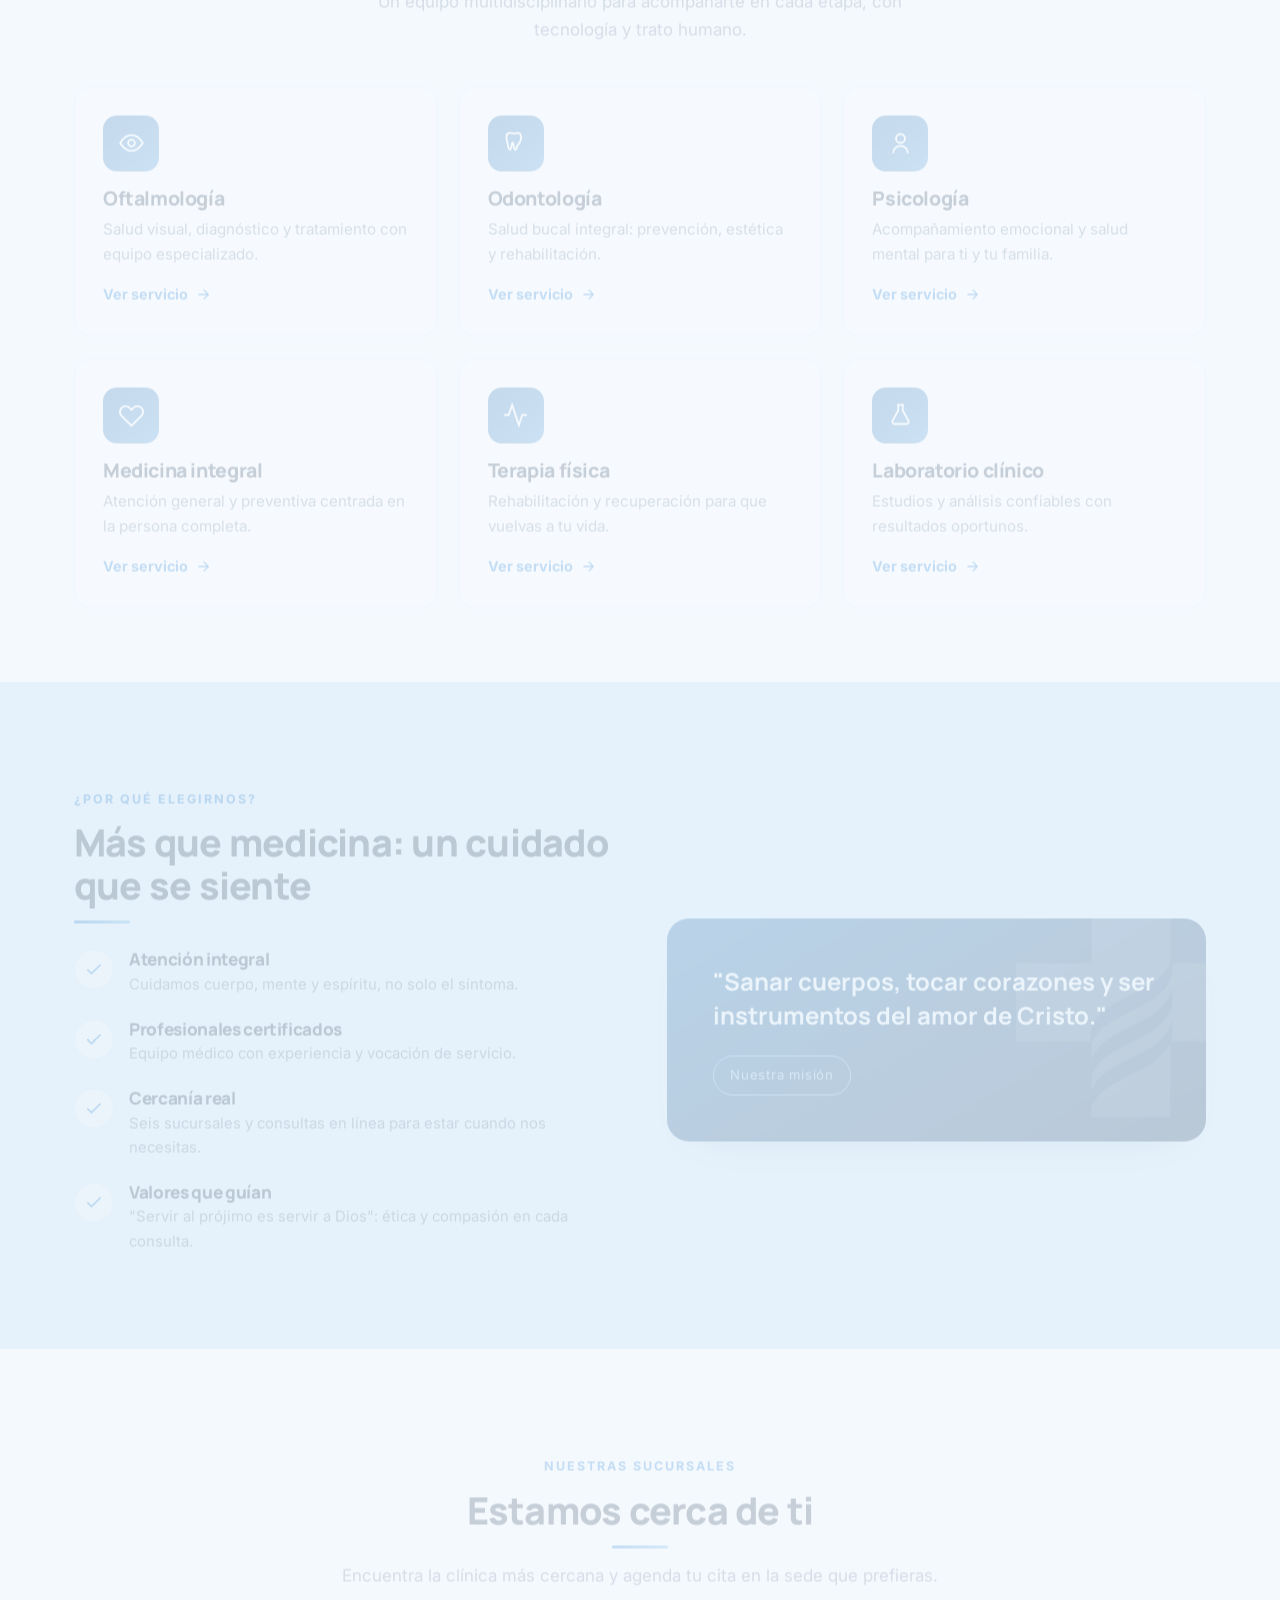
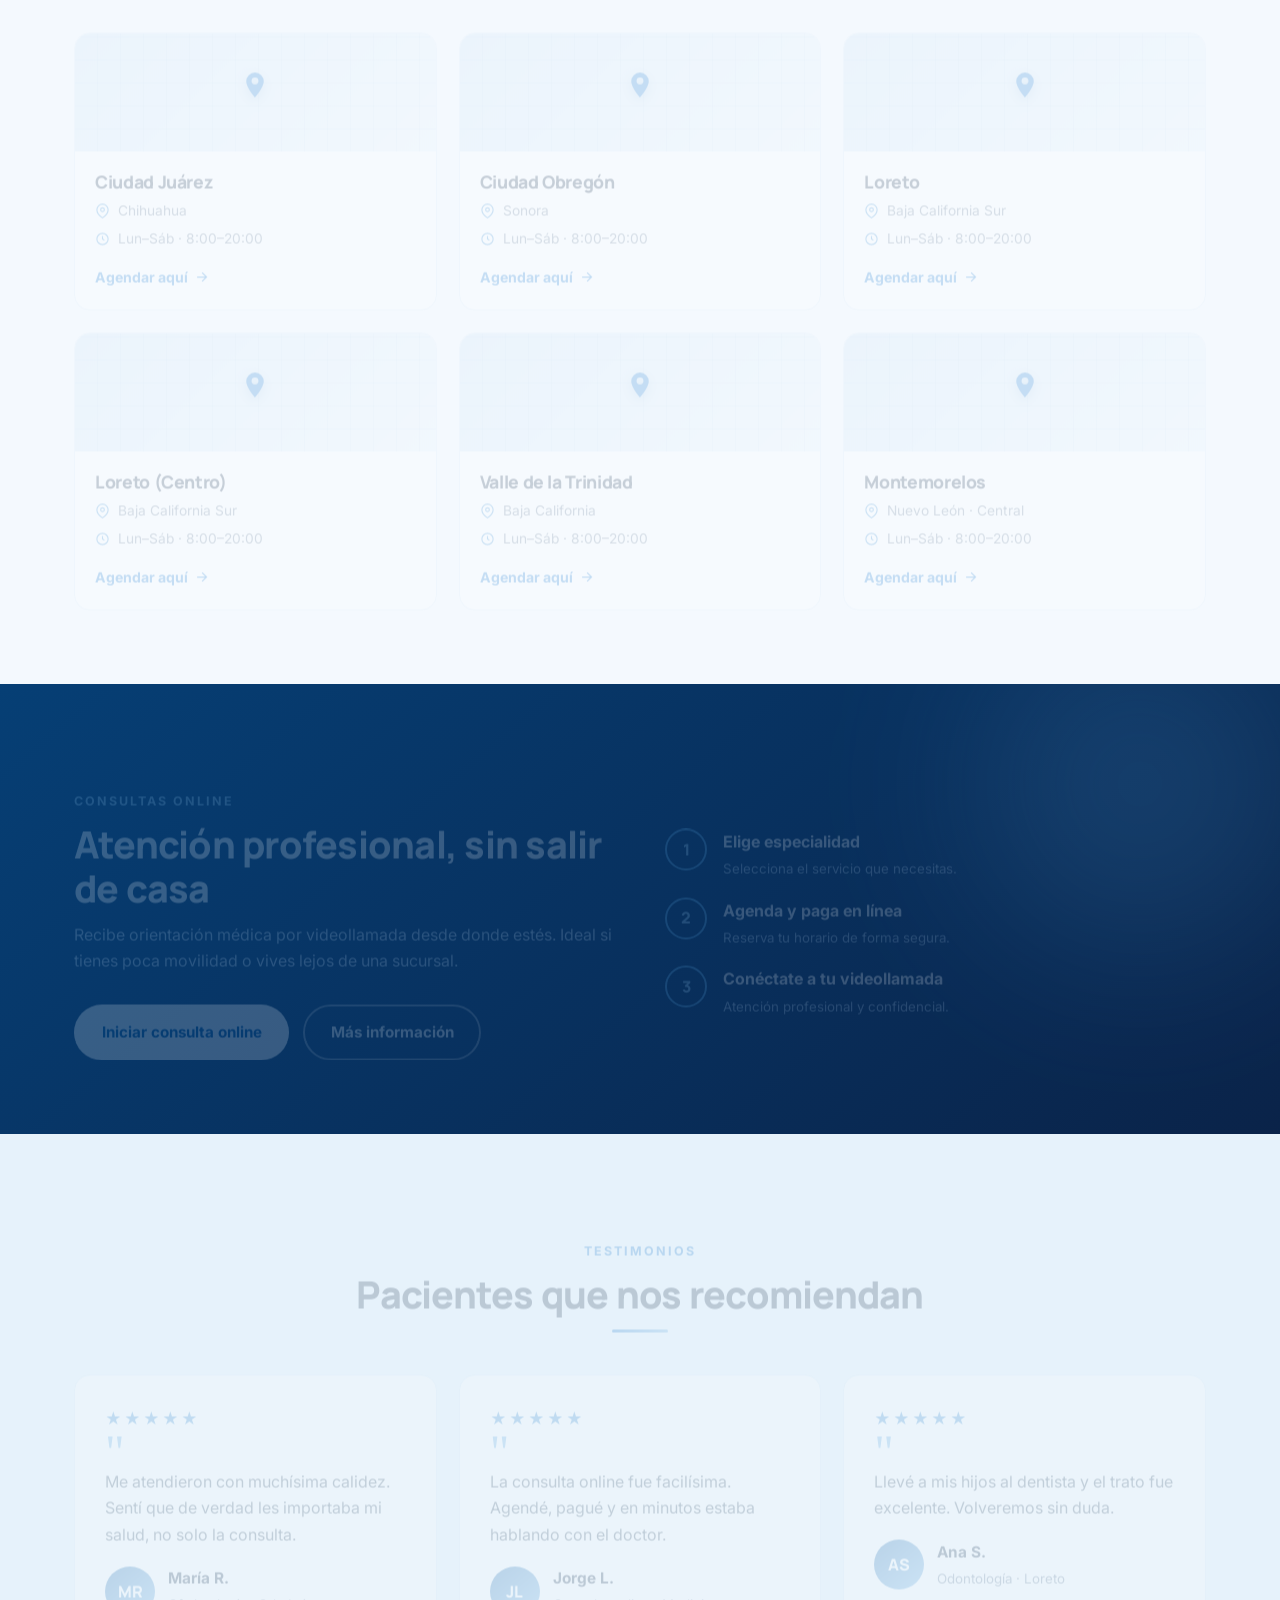
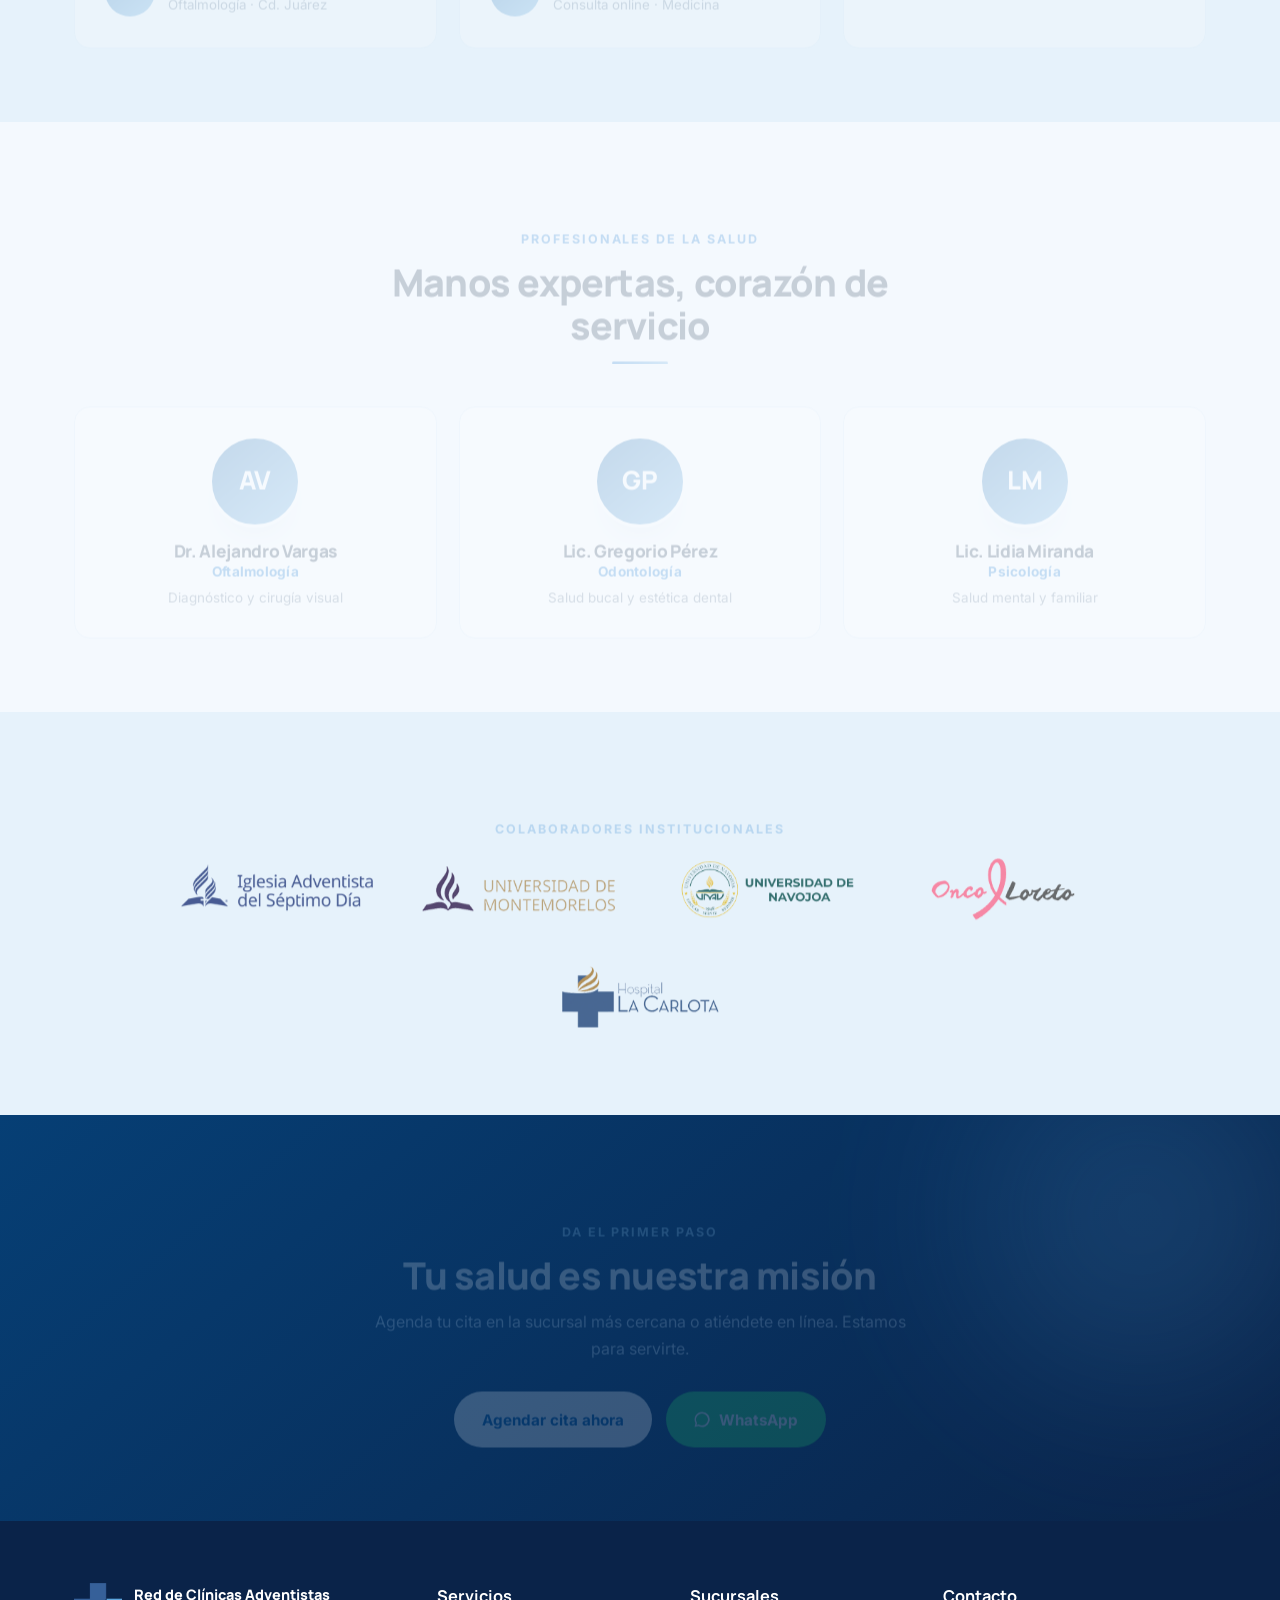
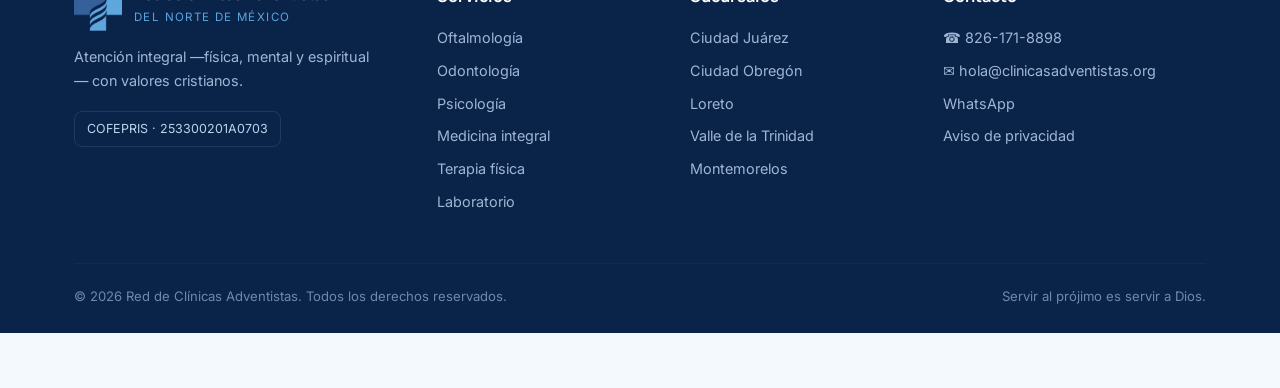
<file: propuestas-diseno/inicio.html>
<!DOCTYPE html>
<html lang="es">
<head>
<meta charset="UTF-8">
<meta http-equiv="refresh" content="0; url=../web/index.html">
<title>Propuesta de diseño</title>
</head>
<body>
<p>La propuesta se movió al sitio en <a href="../web/index.html">/web/index.html</a> (versión azul).</p>
</body>
</html>
</file>
<file: web/css/styles.css>
/* ============================================================
   Red de Clínicas Adventistas — Estilos
   Paleta azul (c-50 … c-800) · fondos claros · toques glass
   ============================================================ */
:root{
  --c50:#E6F2FB; --c100:#C7E0F4; --c200:#92C5EB; --c300:#5BA6DE; --c400:#2882CB;
  --c500:#036CC9; --c600:#0357A0; --c700:#063F75; --c800:#0A2349;

  --bg:#F4F9FE;            /* fondo general (azul muy claro) */
  --surface:#FFFFFF;       /* tarjetas */
  --ink:#0E2440;           /* texto principal (azul oscuro) */
  --muted:#5B7088;         /* texto secundario */
  --border:#DCEAF7;        /* bordes claros */
  --primary:var(--c500);
  --primary-hover:var(--c600);

  --radius:16px;
  --maxw:1180px;
  --shadow:0 20px 45px -28px rgba(3,87,160,.45);
  --shadow-sm:0 10px 30px -20px rgba(3,87,160,.4);
}
*{box-sizing:border-box;margin:0;padding:0}
html{scroll-behavior:smooth}
body{font-family:'Inter',system-ui,sans-serif;color:var(--ink);background:var(--bg);
  line-height:1.65;-webkit-font-smoothing:antialiased}
h1,h2,h3,h4{font-family:'Manrope','Inter',sans-serif;font-weight:800;line-height:1.15;letter-spacing:-.02em;color:var(--ink)}
a{color:inherit;text-decoration:none}
img{max-width:100%;display:block}
.wrap{max-width:var(--maxw);margin:0 auto;padding:0 24px}
.center{text-align:center}
.mt{margin-top:42px}
.hide-sm{display:inline}

.eyebrow{display:inline-block;font-family:'Inter';font-size:.78rem;font-weight:700;
  letter-spacing:.16em;text-transform:uppercase;color:var(--c500)}
.eyebrow.light{color:var(--c200)}
.divider{width:56px;height:3px;background:linear-gradient(90deg,var(--c500),var(--c300));border-radius:2px;margin:14px 0}
.center .divider{margin:14px auto}
.lead{color:var(--muted);font-size:1.06rem;max-width:62ch}
.center .lead{margin-inline:auto}

/* ---------- Botones ---------- */
.btn{display:inline-flex;align-items:center;gap:.5rem;font-weight:700;font-size:.95rem;
  padding:.85rem 1.6rem;border-radius:999px;border:2px solid transparent;cursor:pointer;
  transition:.22s ease;white-space:nowrap}
.btn svg{width:18px;height:18px}
.btn-primary{background:var(--primary);color:#fff;box-shadow:0 12px 26px -12px rgba(3,108,201,.8)}
.btn-primary:hover{background:var(--primary-hover);transform:translateY(-2px)}
.btn-outline{border-color:var(--c300);color:var(--c600);background:rgba(255,255,255,.6)}
.btn-outline:hover{border-color:var(--c500);background:#fff;transform:translateY(-2px)}
.btn-white{background:#fff;color:var(--c600)}
.btn-white:hover{background:var(--c50);transform:translateY(-2px)}
.btn-light-outline{border-color:rgba(255,255,255,.5);color:#fff}
.btn-light-outline:hover{border-color:#fff;background:rgba(255,255,255,.1)}
.btn-whats{background:#25D366;color:#fff}
.btn-whats:hover{background:#1da851;transform:translateY(-2px)}

/* ---------- Topbar ---------- */
.topbar{background:var(--c800);color:#bcd4ec;font-size:.82rem}
.topbar .wrap{display:flex;justify-content:space-between;align-items:center;gap:16px;padding:9px 24px}
.topbar a{display:inline-flex;align-items:center;gap:6px;color:#bcd4ec}
.topbar a:hover{color:#fff}
.topbar .sep{color:#2c4a73;margin:0 10px}
.topbar .right{display:flex;align-items:center;gap:14px}
.link-accent{color:var(--c200);font-weight:600}

/* ---------- Header ---------- */
header.site{position:sticky;top:0;z-index:50;background:rgba(255,255,255,.8);
  backdrop-filter:blur(14px);-webkit-backdrop-filter:blur(14px);border-bottom:1px solid var(--border)}
.nav-row{display:flex;align-items:center;justify-content:space-between;gap:24px;padding:12px 0}
.brand{display:flex;align-items:center}
.logo-img{height:42px;width:auto}
.nav{display:flex;align-items:center;gap:26px}
.nav a{font-size:.93rem;font-weight:600;color:var(--ink)}
.nav a:hover{color:var(--c500)}
.nav-cta-mobile{display:none}
.hamburger{display:none;cursor:pointer;width:44px;height:44px;border:1px solid var(--border);
  border-radius:11px;place-items:center;background:#fff}
.hamburger svg{width:22px;height:22px;color:var(--c700)}

/* ---------- Hero ---------- */
.hero{position:relative;overflow:hidden;background:linear-gradient(180deg,#EAF4FF 0%,var(--bg) 100%)}
.orb{position:absolute;border-radius:50%;filter:blur(60px);opacity:.55;pointer-events:none;z-index:0}
.orb-1{width:460px;height:460px;background:radial-gradient(circle,var(--c200),transparent 70%);top:-120px;right:-80px}
.orb-2{width:380px;height:380px;background:radial-gradient(circle,var(--c100),transparent 70%);bottom:-120px;left:-100px}
.orb-d{width:520px;height:520px;background:radial-gradient(circle,rgba(91,166,222,.35),transparent 70%);
  top:-160px;right:-120px;filter:blur(70px);opacity:.6}
.hero .wrap{position:relative;z-index:2;display:grid;grid-template-columns:1.12fr .88fr;gap:54px;
  align-items:center;padding:80px 24px 92px}
.hero h1{font-size:3.25rem;margin:16px 0 16px}
.grad{background:linear-gradient(90deg,var(--c500),var(--c300));-webkit-background-clip:text;
  background-clip:text;color:transparent}
.hero .sub{color:var(--muted);font-size:1.12rem;max-width:52ch}
.hero-cta{display:flex;flex-wrap:wrap;gap:14px;margin-top:30px}
.hero-trust{display:flex;gap:30px;margin-top:40px;flex-wrap:wrap}
.hero-trust div{border-left:3px solid var(--c300);padding-left:14px}
.hero-trust b{display:block;font-family:'Manrope';font-size:1.7rem;color:var(--c700)}
.hero-trust small{color:var(--muted);font-size:.82rem}

/* glass card (3 rutas) */
.glass{background:rgba(255,255,255,.7);backdrop-filter:blur(16px);-webkit-backdrop-filter:blur(16px);
  border:1px solid rgba(255,255,255,.9);box-shadow:var(--shadow)}
.bookcard{border-radius:20px;padding:26px}
.bookcard h3{font-size:1.3rem}
.bookcard>p{color:var(--muted);font-size:.92rem;margin:4px 0 18px}
.route{display:flex;align-items:center;gap:14px;padding:13px;border:1px solid var(--border);
  border-radius:13px;margin-bottom:11px;background:#fff;transition:.2s}
.route:hover{border-color:var(--c400);transform:translateX(3px);box-shadow:var(--shadow-sm)}
.route .ic{width:44px;height:44px;border-radius:11px;display:grid;place-items:center;flex:none;
  background:var(--c50);color:var(--c600)}
.route .ic svg{width:21px;height:21px}
.route .ic.whats{background:#e7f9ee;color:#25D366}
.route .rt b{display:block;font-size:.96rem;color:var(--ink)}
.route .rt small{color:var(--muted);font-size:.82rem}
.route .arrow{margin-left:auto;color:var(--c400)}
.route .arrow svg{width:18px;height:18px}

/* ---------- Trust strip ---------- */
.strip{background:var(--c600);color:#eaf4ff}
.strip .wrap{display:flex;flex-wrap:wrap;justify-content:space-between;gap:16px;padding:20px 24px;align-items:center}
.strip .item{display:flex;align-items:center;gap:10px;font-size:.92rem;font-weight:500}
.strip .item svg{width:20px;height:20px;color:var(--c200)}

/* ---------- Secciones ---------- */
.section{padding:88px 0;position:relative;overflow:hidden}
.soft{background:var(--c50)}
.head{max-width:60ch}
.center.head,.center .head{margin-inline:auto}
.head h2,.why-grid h2,.online-grid h2,.finalcta h2{font-size:2.35rem;margin:10px 0 12px}

/* ---------- Grid + tarjetas ---------- */
.grid{display:grid;gap:22px}
.g3{grid-template-columns:repeat(3,1fr)}
.g2{grid-template-columns:repeat(2,1fr)}
.card{background:var(--surface);border:1px solid var(--border);border-radius:var(--radius);padding:28px;transition:.25s}
.card:hover{transform:translateY(-5px);box-shadow:var(--shadow);border-color:var(--c200)}
.card .ic{width:56px;height:56px;border-radius:14px;display:grid;place-items:center;
  background:linear-gradient(140deg,var(--c600),var(--c400));color:#fff;margin-bottom:16px}
.card .ic svg{width:27px;height:27px}
.card h3{font-size:1.22rem;margin-bottom:7px}
.card p{color:var(--muted);font-size:.95rem;margin-bottom:14px}
.more{display:inline-flex;align-items:center;gap:7px;color:var(--c500);font-weight:700;font-size:.9rem}
.more svg{width:16px;height:16px;transition:.2s}
.card:hover .more svg{transform:translateX(4px)}

/* ---------- Por qué elegirnos ---------- */
.why-grid{display:grid;grid-template-columns:1fr 1fr;gap:54px;align-items:center}
.features{margin-top:26px}
.feature{display:flex;gap:15px;margin-bottom:22px}
.feature .ck{width:40px;height:40px;border-radius:50%;background:#fff;color:var(--c500);
  display:grid;place-items:center;flex:none;box-shadow:var(--shadow-sm);border:1px solid var(--border)}
.feature .ck svg{width:20px;height:20px}
.feature h4{font-size:1.07rem;margin-bottom:3px}
.feature p{color:var(--muted);font-size:.93rem}
.why-visual{position:relative;overflow:hidden;border-radius:22px;padding:46px;color:#fff;
  background:linear-gradient(150deg,var(--c600),var(--c800));box-shadow:var(--shadow)}
.why-mark{position:absolute;width:230px;opacity:.12;top:-30px;right:-40px;filter:brightness(0) invert(1)}
.why-visual .q{position:relative;font-family:'Manrope';font-weight:700;font-size:1.5rem;line-height:1.4}
.why-visual .badge{display:inline-block;margin-top:24px;border:1px solid var(--c300);color:var(--c200);
  padding:8px 16px;border-radius:999px;font-size:.82rem;letter-spacing:.06em}

/* ---------- Sucursales ---------- */
.branch{background:var(--surface);border:1px solid var(--border);border-radius:var(--radius);
  overflow:hidden;transition:.25s}
.branch:hover{box-shadow:var(--shadow);transform:translateY(-5px);border-color:var(--c200)}
.branch .map{height:118px;position:relative;background:linear-gradient(135deg,var(--c100),var(--c50))}
.branch .map::after{content:"";position:absolute;inset:0;background:
  repeating-linear-gradient(0deg,transparent 0 22px,rgba(3,87,160,.07) 22px 23px),
  repeating-linear-gradient(90deg,transparent 0 22px,rgba(3,87,160,.07) 22px 23px)}
.branch .pin{position:absolute;top:50%;left:50%;transform:translate(-50%,-60%);color:var(--c500);z-index:2}
.branch .pin svg{width:30px;height:30px;filter:drop-shadow(0 4px 6px rgba(3,87,160,.3))}
.branch .body{padding:20px}
.branch h4{font-size:1.1rem;margin-bottom:8px}
.branch .meta{display:flex;align-items:center;gap:8px;color:var(--muted);font-size:.86rem;margin-bottom:5px}
.branch .meta svg{width:15px;height:15px;color:var(--c400);flex:none}
.branch .cta{display:inline-flex;align-items:center;gap:6px;margin-top:10px;color:var(--c500);font-weight:700;font-size:.88rem}
.branch .cta svg{width:15px;height:15px}

/* ---------- Sección oscura (online / final) ---------- */
.dark{background:linear-gradient(140deg,var(--c700),var(--c800));color:#eaf4ff}
.online-grid{position:relative;z-index:2;display:grid;grid-template-columns:1fr 1fr;gap:50px;align-items:center}
.dark h2{color:#fff}
.muted-light{color:#bcd4ec}
.steps{display:grid;gap:16px}
.step{display:flex;gap:16px;align-items:flex-start}
.step .n{width:42px;height:42px;border-radius:50%;border:2px solid var(--c300);color:var(--c200);
  display:grid;place-items:center;font-family:'Manrope';font-weight:800;flex:none}
.step b{color:#fff;display:block}
.step small{color:#a9c4e0}

/* ---------- Testimonios ---------- */
.tcard{background:var(--surface);border:1px solid var(--border);border-radius:var(--radius);padding:30px;position:relative}
.tcard .stars{color:var(--c400);letter-spacing:2px;font-size:1rem;margin-bottom:8px}
.tcard .quote{font-family:Georgia,serif;font-size:3rem;color:var(--c300);line-height:.5;height:22px}
.tcard p{color:#2c4257;font-size:1rem;margin:6px 0 18px}
.tperson{display:flex;align-items:center;gap:13px}
.avatar{width:50px;height:50px;border-radius:50%;display:grid;place-items:center;color:#fff;
  font-weight:800;font-family:'Manrope';background:linear-gradient(140deg,var(--c600),var(--c300))}
.avatar.lg{width:92px;height:92px;font-size:1.6rem;margin:0 auto 14px;border:3px solid #fff;box-shadow:var(--shadow)}
.tperson b{display:block;font-size:.96rem}
.tperson small{color:var(--muted)}

/* ---------- Profesionales ---------- */
.pro{text-align:center}
.pro h4{font-size:1.08rem}
.pro .spec{color:var(--c500);font-weight:700;font-size:.85rem;letter-spacing:.02em}
.pro small{color:var(--muted);font-size:.84rem}

/* ---------- Colaboradores ---------- */
.partners{display:flex;flex-wrap:wrap;justify-content:center;align-items:center;gap:46px;margin-top:30px}
.partners img{height:62px;width:auto;object-fit:contain;opacity:.85;transition:.25s}
.partners img:hover{opacity:1;transform:translateY(-3px)}

/* ---------- Final CTA ---------- */
.finalcta .center-narrow{max-width:56ch;margin:0 auto}
.center-cta{justify-content:center}

/* ---------- Footer ---------- */
footer.site{background:var(--c800);color:#9fb6d4;font-size:.9rem;padding:62px 0 26px}
.fgrid{display:grid;grid-template-columns:1.5fr 1fr 1fr 1.2fr;gap:34px}
.fbrand{display:flex;align-items:center;gap:12px;margin-bottom:14px}
.fbrand img{height:48px;width:auto}
.fbrand b{color:#fff;font-family:'Manrope';font-weight:800;display:block;line-height:1.15}
.fbrand span{font-size:.72rem;letter-spacing:.12em;text-transform:uppercase;color:var(--c300)}
.fabout{max-width:34ch;margin-bottom:6px}
footer h5{color:#fff;font-family:'Manrope';font-size:1.02rem;margin-bottom:16px;font-weight:700}
footer a{display:block;color:#9fb6d4;margin-bottom:9px}
footer a:hover{color:var(--c200)}
.fcofe{display:inline-block;margin-top:12px;border:1px solid #1f3a5c;border-radius:8px;padding:7px 12px;font-size:.78rem;color:#bcd4ec}
.fbottom{border-top:1px solid #16294a;margin-top:40px;padding-top:22px;display:flex;
  justify-content:space-between;flex-wrap:wrap;gap:12px;font-size:.82rem;color:#6f88ad}

/* ---------- Slider (hero gallery) ---------- */
.hero-slider{background:var(--c800);padding:0}
.hslider{position:relative;height:540px;overflow:hidden}
.hslide{position:absolute;inset:0;background-size:cover;background-position:center;
  opacity:0;transition:opacity 1s ease;display:flex;align-items:center;pointer-events:none}
.hslide.active{opacity:1;pointer-events:auto}
.hslide::before{content:"";position:absolute;inset:0;
  background:linear-gradient(90deg,rgba(10,35,73,.88) 0%,rgba(10,35,73,.55) 45%,rgba(10,35,73,.05) 80%);
  pointer-events:none}
.hslide-caption{position:relative;z-index:2;color:#fff;padding:0 32px;max-width:560px;margin-left:7%}
.hslide-caption .eyebrow.light{color:var(--c200);display:inline-block;margin-bottom:10px}
.hslide-caption h2{color:#fff;font-size:2.6rem;line-height:1.15;margin:6px 0 14px}
.hslide-caption p{color:#dceaf7;max-width:42ch;margin-bottom:22px;font-size:1.05rem}
.hslide-arrow{position:absolute;top:50%;transform:translateY(-50%);
  background:rgba(255,255,255,.14);border:1px solid rgba(255,255,255,.35);color:#fff;
  width:48px;height:48px;border-radius:50%;cursor:pointer;font-size:1.2rem;z-index:3;
  backdrop-filter:blur(8px);-webkit-backdrop-filter:blur(8px);transition:.2s;
  display:grid;place-items:center;line-height:1;padding:0}
.hslide-arrow:hover{background:rgba(255,255,255,.28);transform:translateY(-50%) scale(1.07)}
.hslide-arrow.prev{left:18px}
.hslide-arrow.next{right:18px}
.hslide-dots{position:absolute;bottom:22px;left:50%;transform:translateX(-50%);
  display:flex;gap:8px;z-index:3}
.hslide-dots button{width:10px;height:10px;border-radius:50%;border:none;
  background:rgba(255,255,255,.45);cursor:pointer;padding:0;transition:.3s}
.hslide-dots button.active{background:#fff;width:28px;border-radius:5px}
.hslide-dots button:hover{background:rgba(255,255,255,.8)}
@media (max-width:760px){
  .hslider{height:440px}
  .hslide-caption h2{font-size:1.7rem}
  .hslide-caption{margin-left:0;padding:0 24px;max-width:none}
  .hslide-caption p{font-size:.96rem}
  .hslide-arrow{width:38px;height:38px;font-size:1rem}
  .hslide-arrow.prev{left:10px}
  .hslide-arrow.next{right:10px}
}

/* ---------- WhatsApp flotante ---------- */
.fab{position:fixed;right:22px;bottom:22px;width:58px;height:58px;border-radius:50%;background:#25D366;
  display:grid;place-items:center;box-shadow:0 12px 28px -8px rgba(37,211,102,.7);z-index:60;transition:.2s}
.fab svg{width:30px;height:30px;color:#fff}
.fab:hover{transform:scale(1.07)}

/* ---------- Reveal (progresivo: visible sin JS) ---------- */
body.reveal-on .reveal{opacity:0;transform:translateY(18px);transition:opacity .6s ease,transform .6s ease}
body.reveal-on .reveal.in{opacity:1;transform:none}

/* ---------- Responsive ---------- */
@media (max-width:980px){
  .hero .wrap,.why-grid,.online-grid{grid-template-columns:1fr;gap:38px}
  .hero h1{font-size:2.6rem}
  .g3{grid-template-columns:repeat(2,1fr)}
  .fgrid{grid-template-columns:1fr 1fr}
}
@media (max-width:760px){
  .nav-cta{display:none}
  .hamburger{display:grid}
  .nav{display:none;position:absolute;top:100%;left:0;right:0;flex-direction:column;align-items:flex-start;
    background:#fff;border-bottom:1px solid var(--border);padding:18px 24px;gap:16px;box-shadow:var(--shadow)}
  .nav-toggle:checked ~ .nav{display:flex}
  .nav-cta-mobile{display:inline-flex}
  .hide-sm,.topbar .sep{display:none}
  .section{padding:60px 0}
  .g3,.g2,.fgrid{grid-template-columns:1fr}
  .hero h1{font-size:2.15rem}
  .head h2,.why-grid h2,.online-grid h2,.finalcta h2{font-size:1.85rem}
  .hero-trust{gap:18px}
  .partners{gap:30px}
  .partners img{height:48px}
}
</file>
